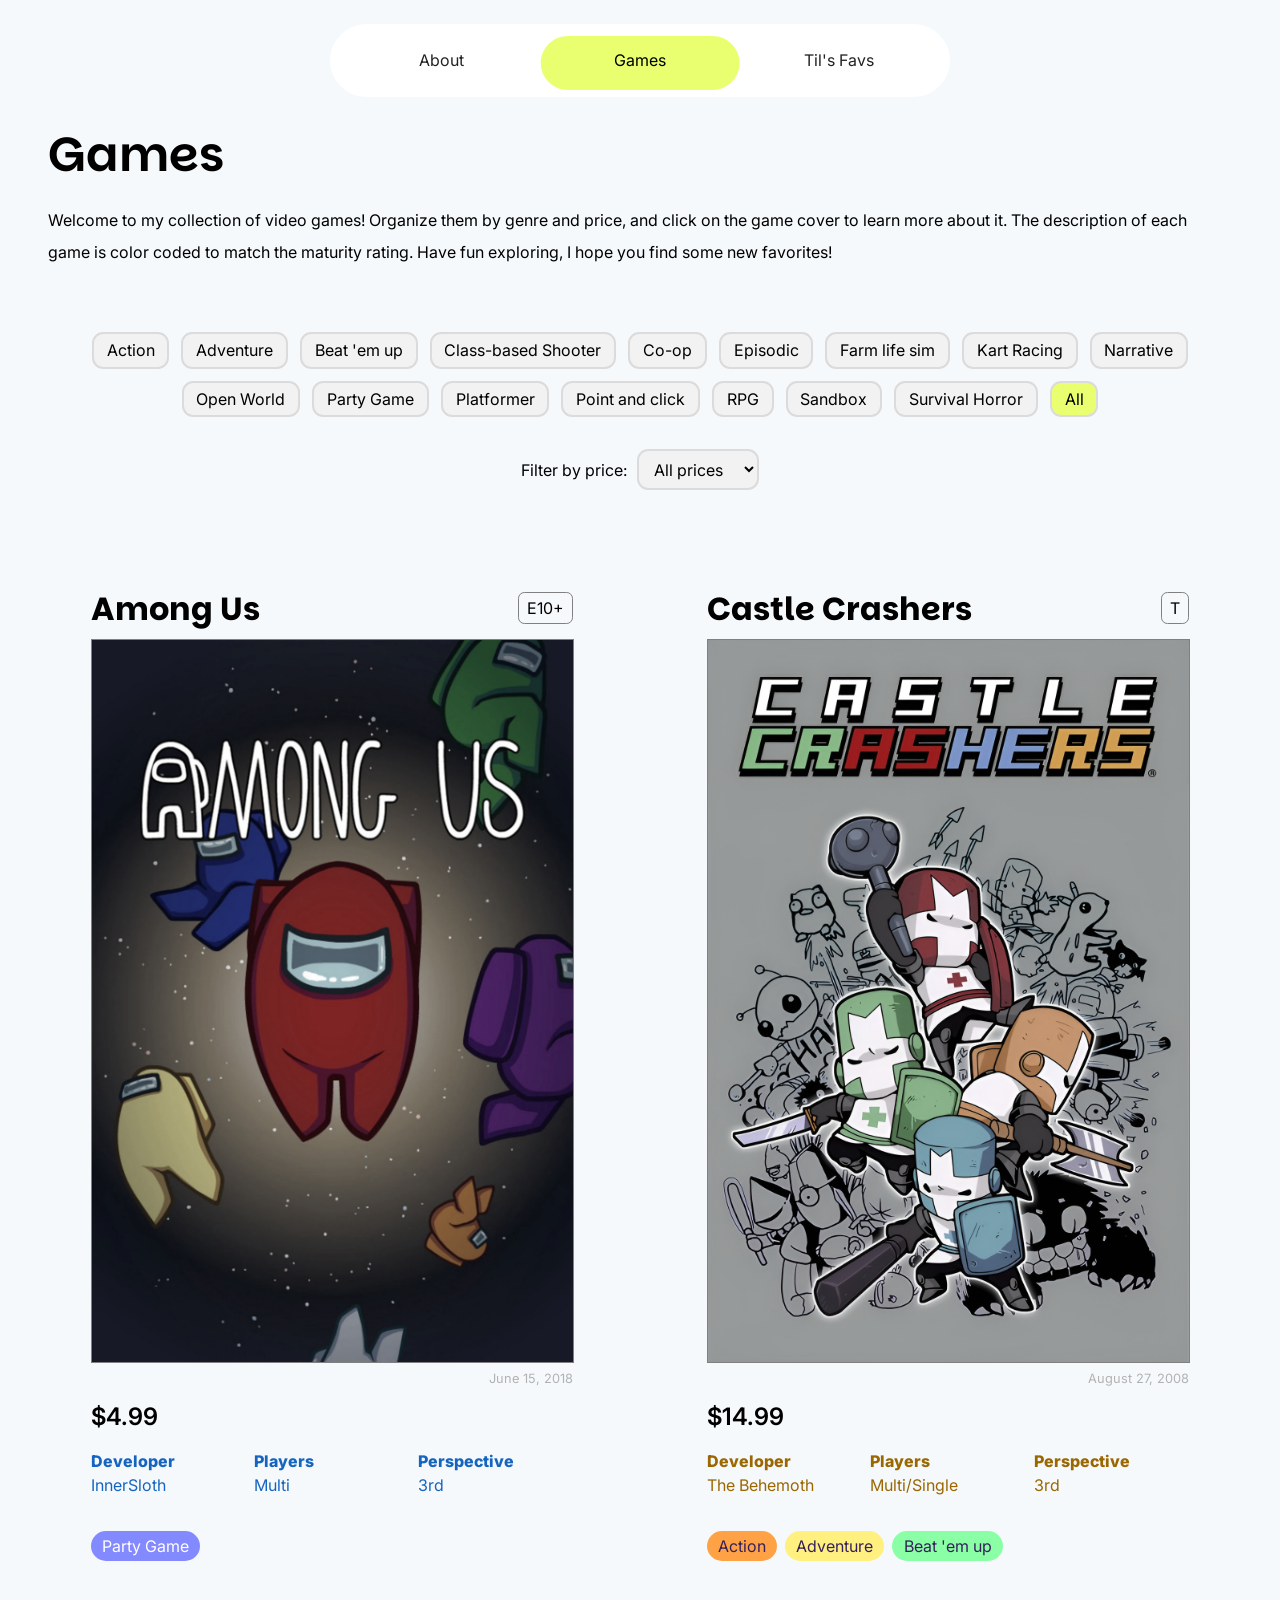
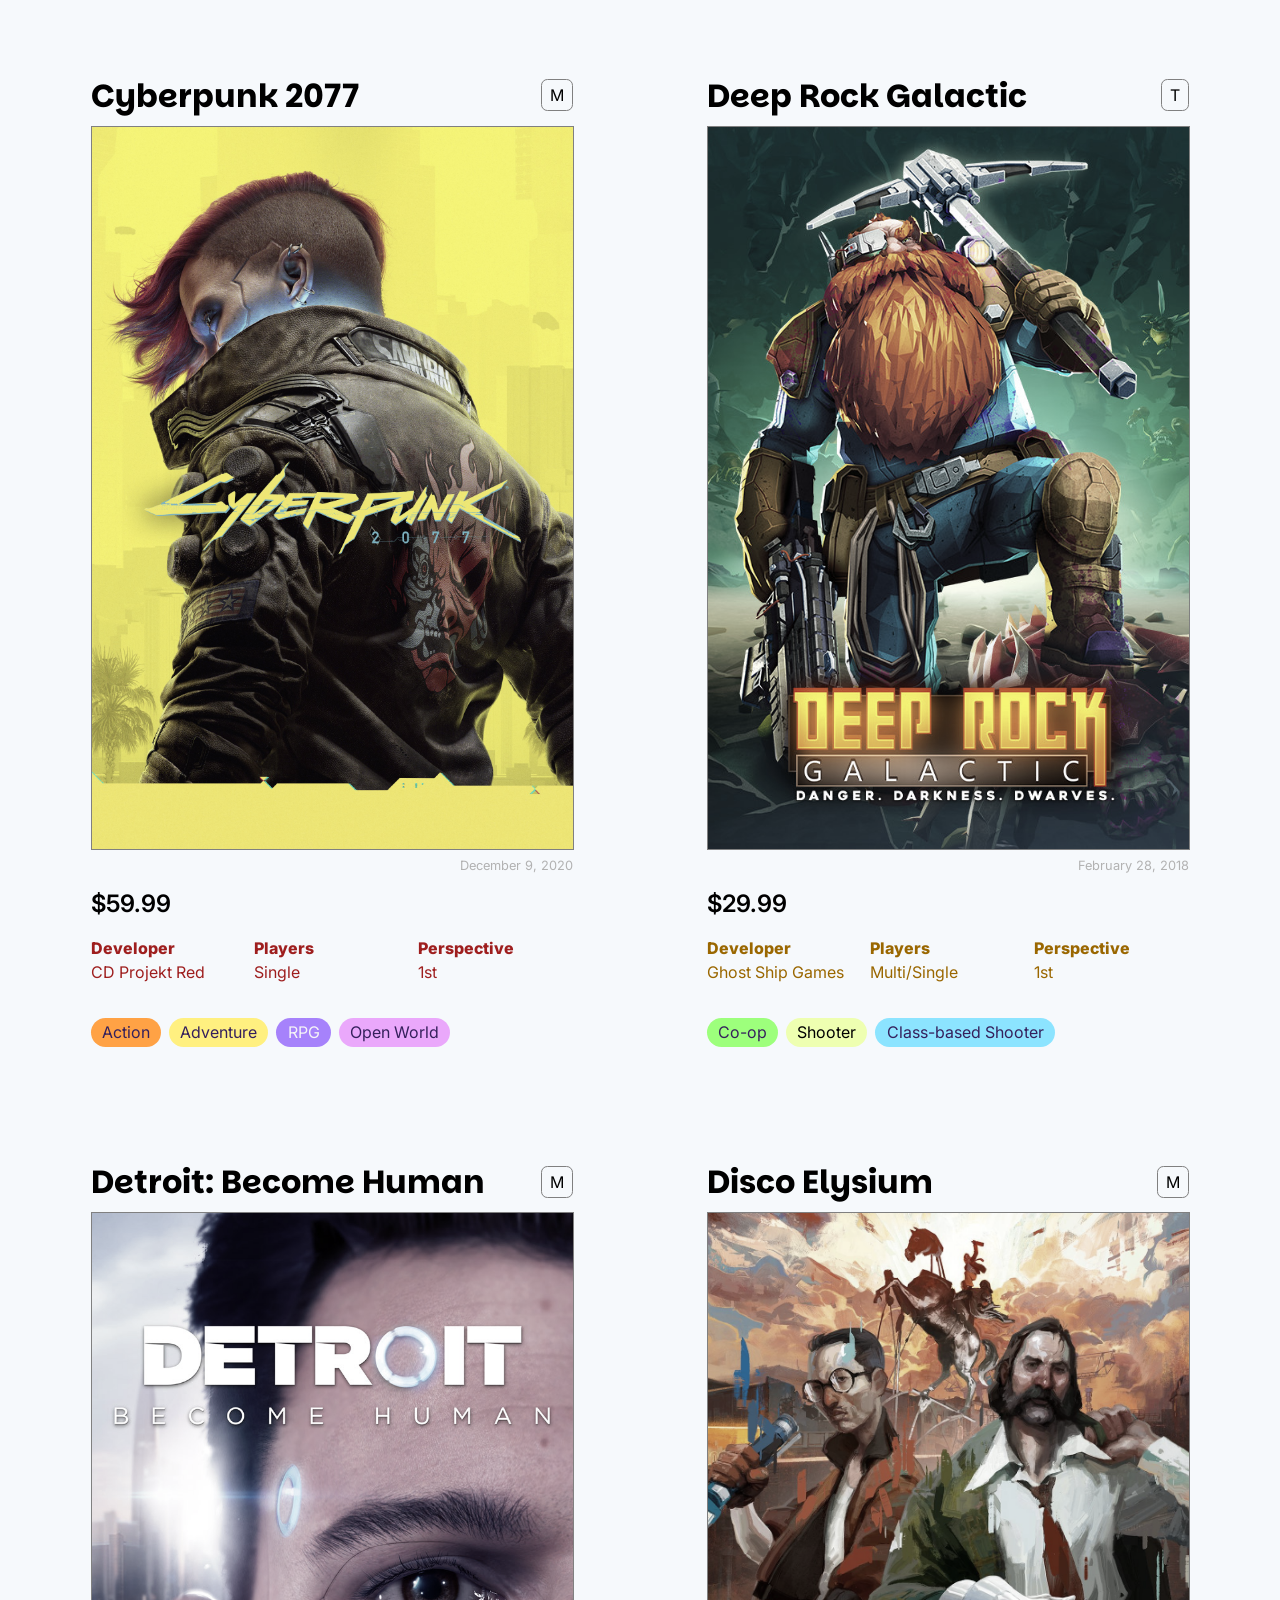
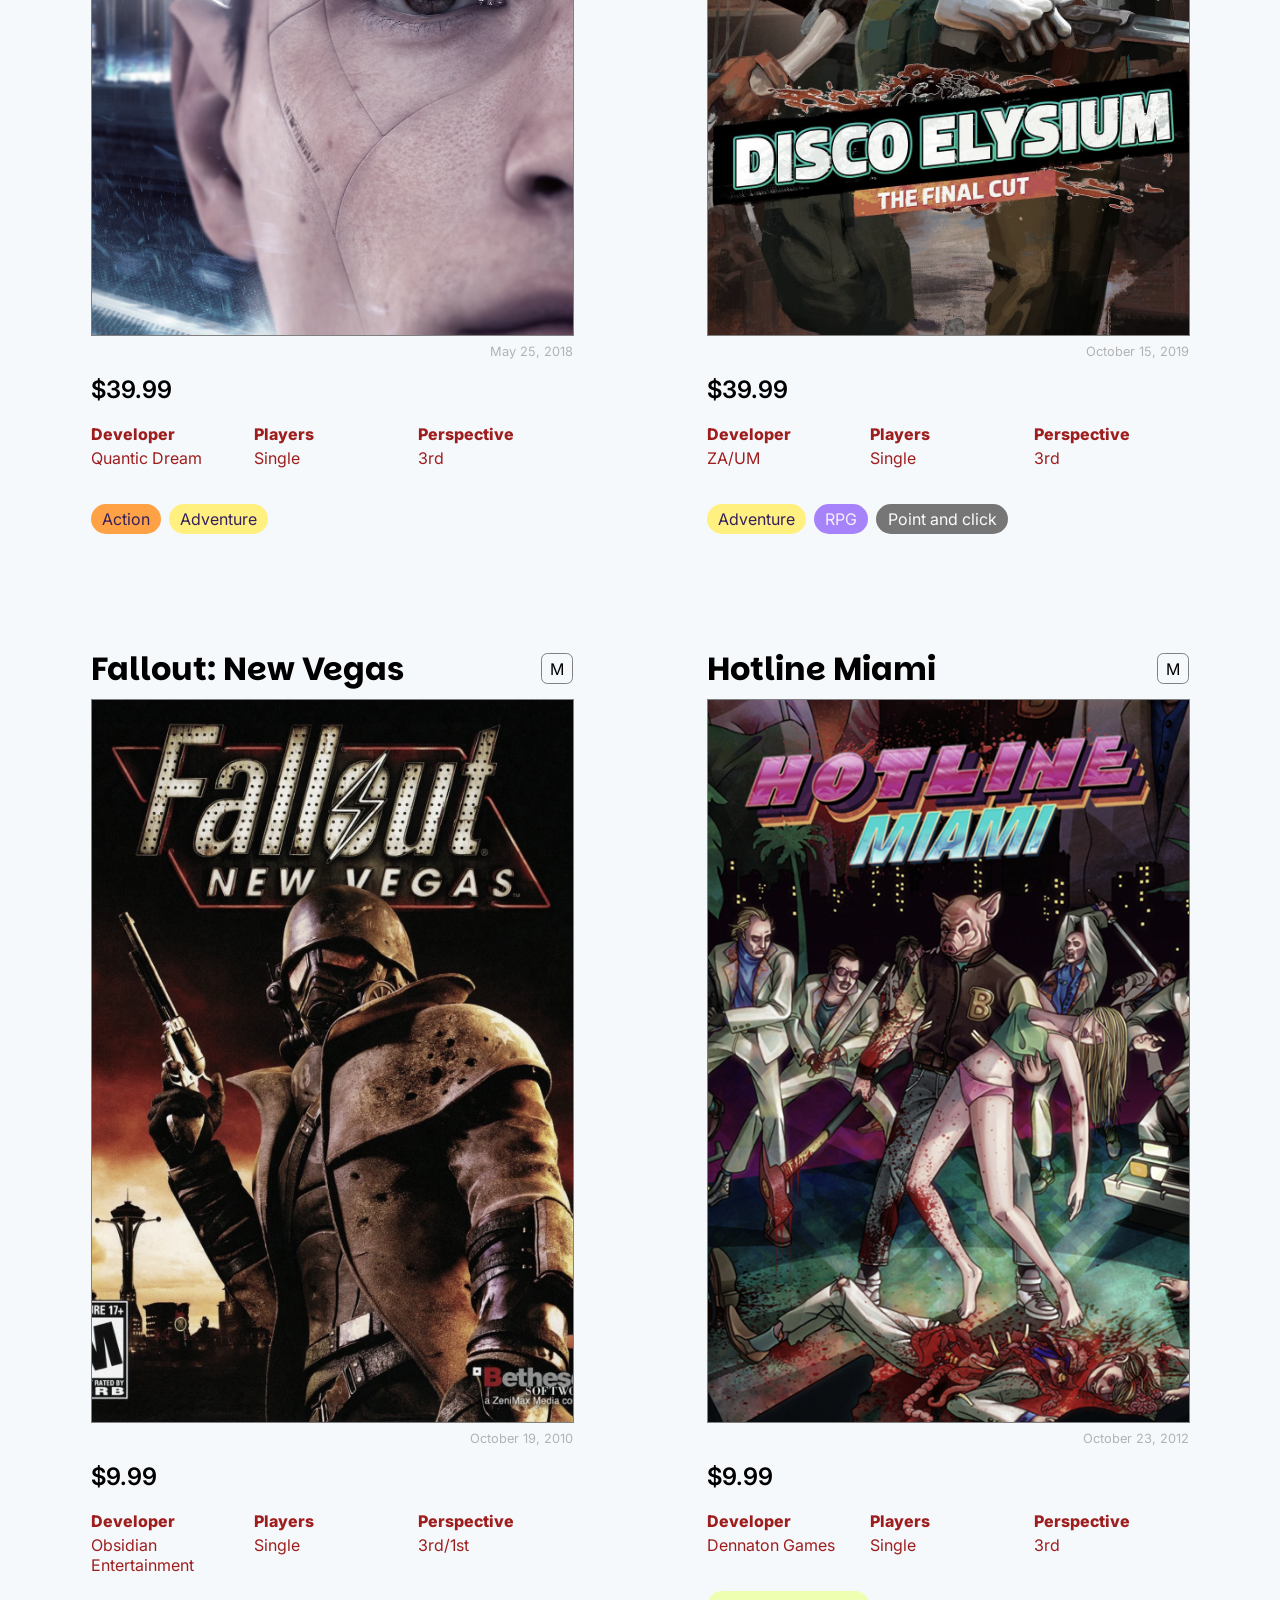
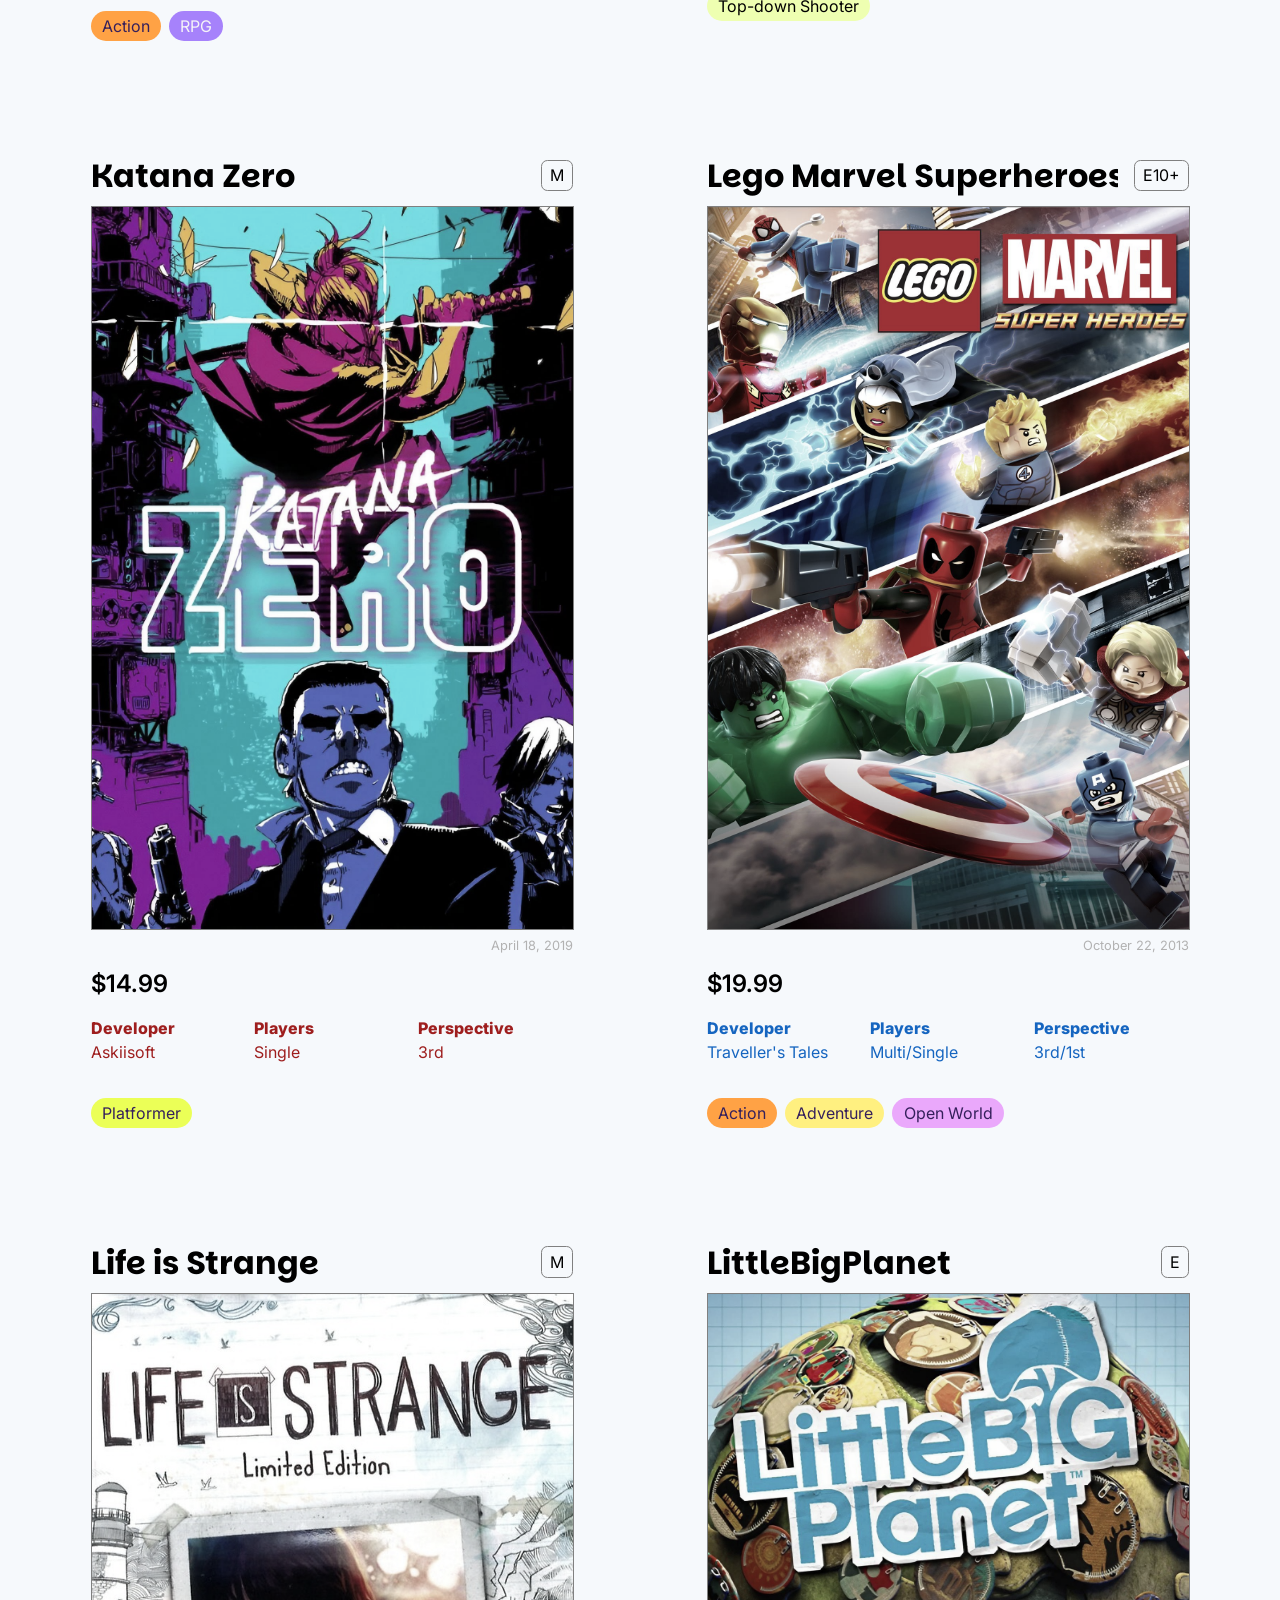
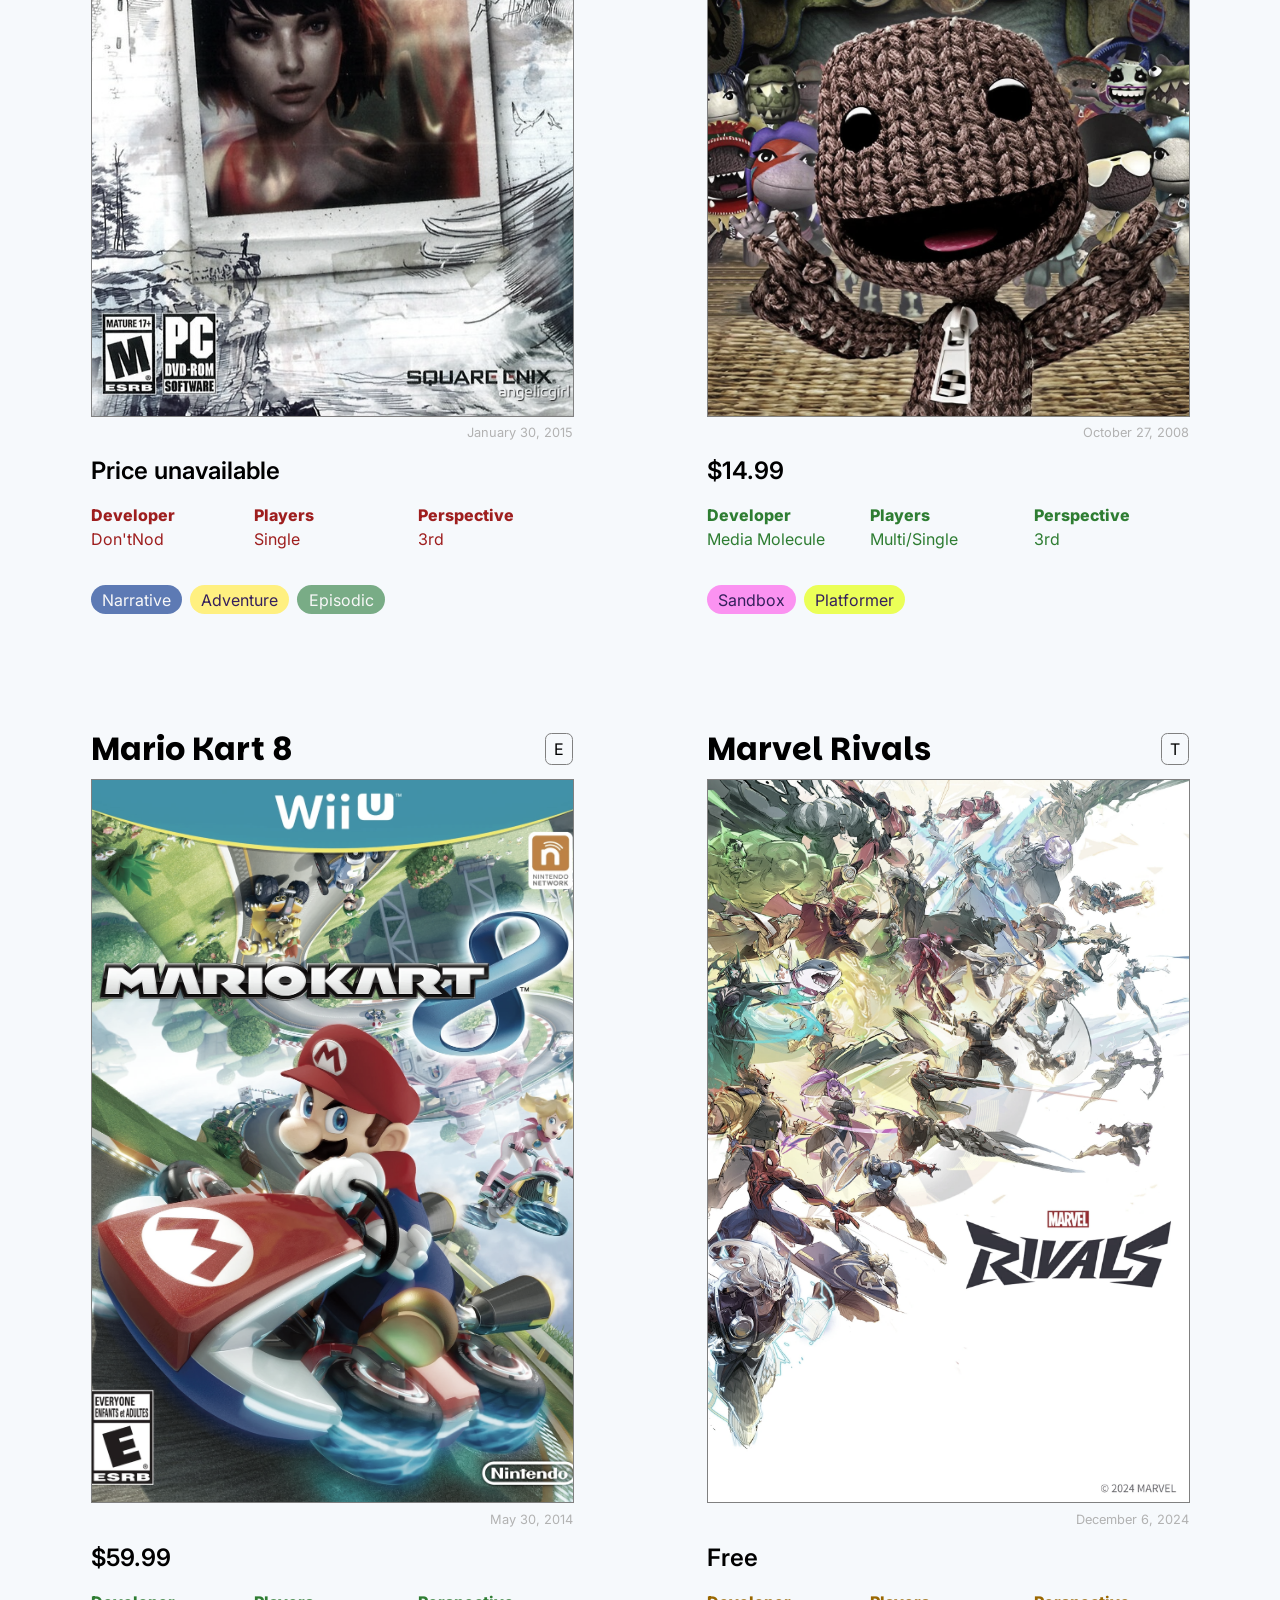
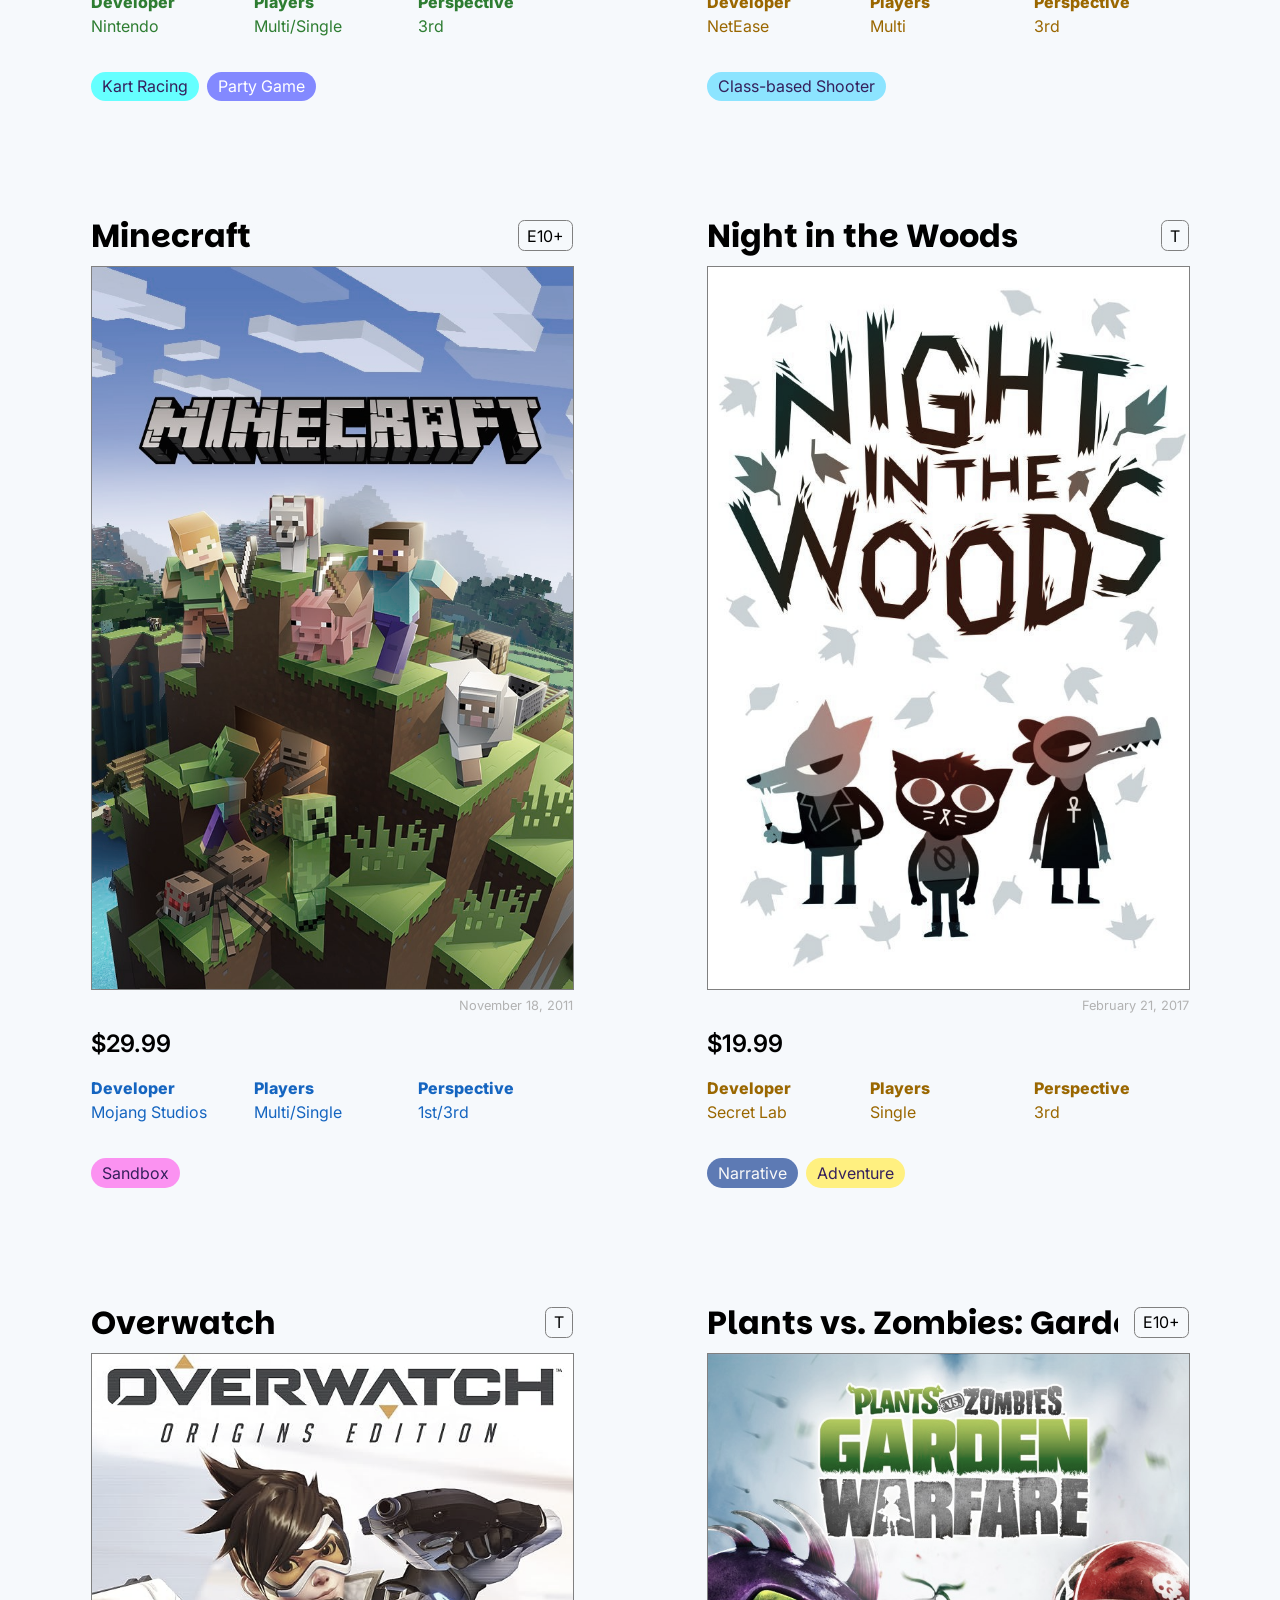
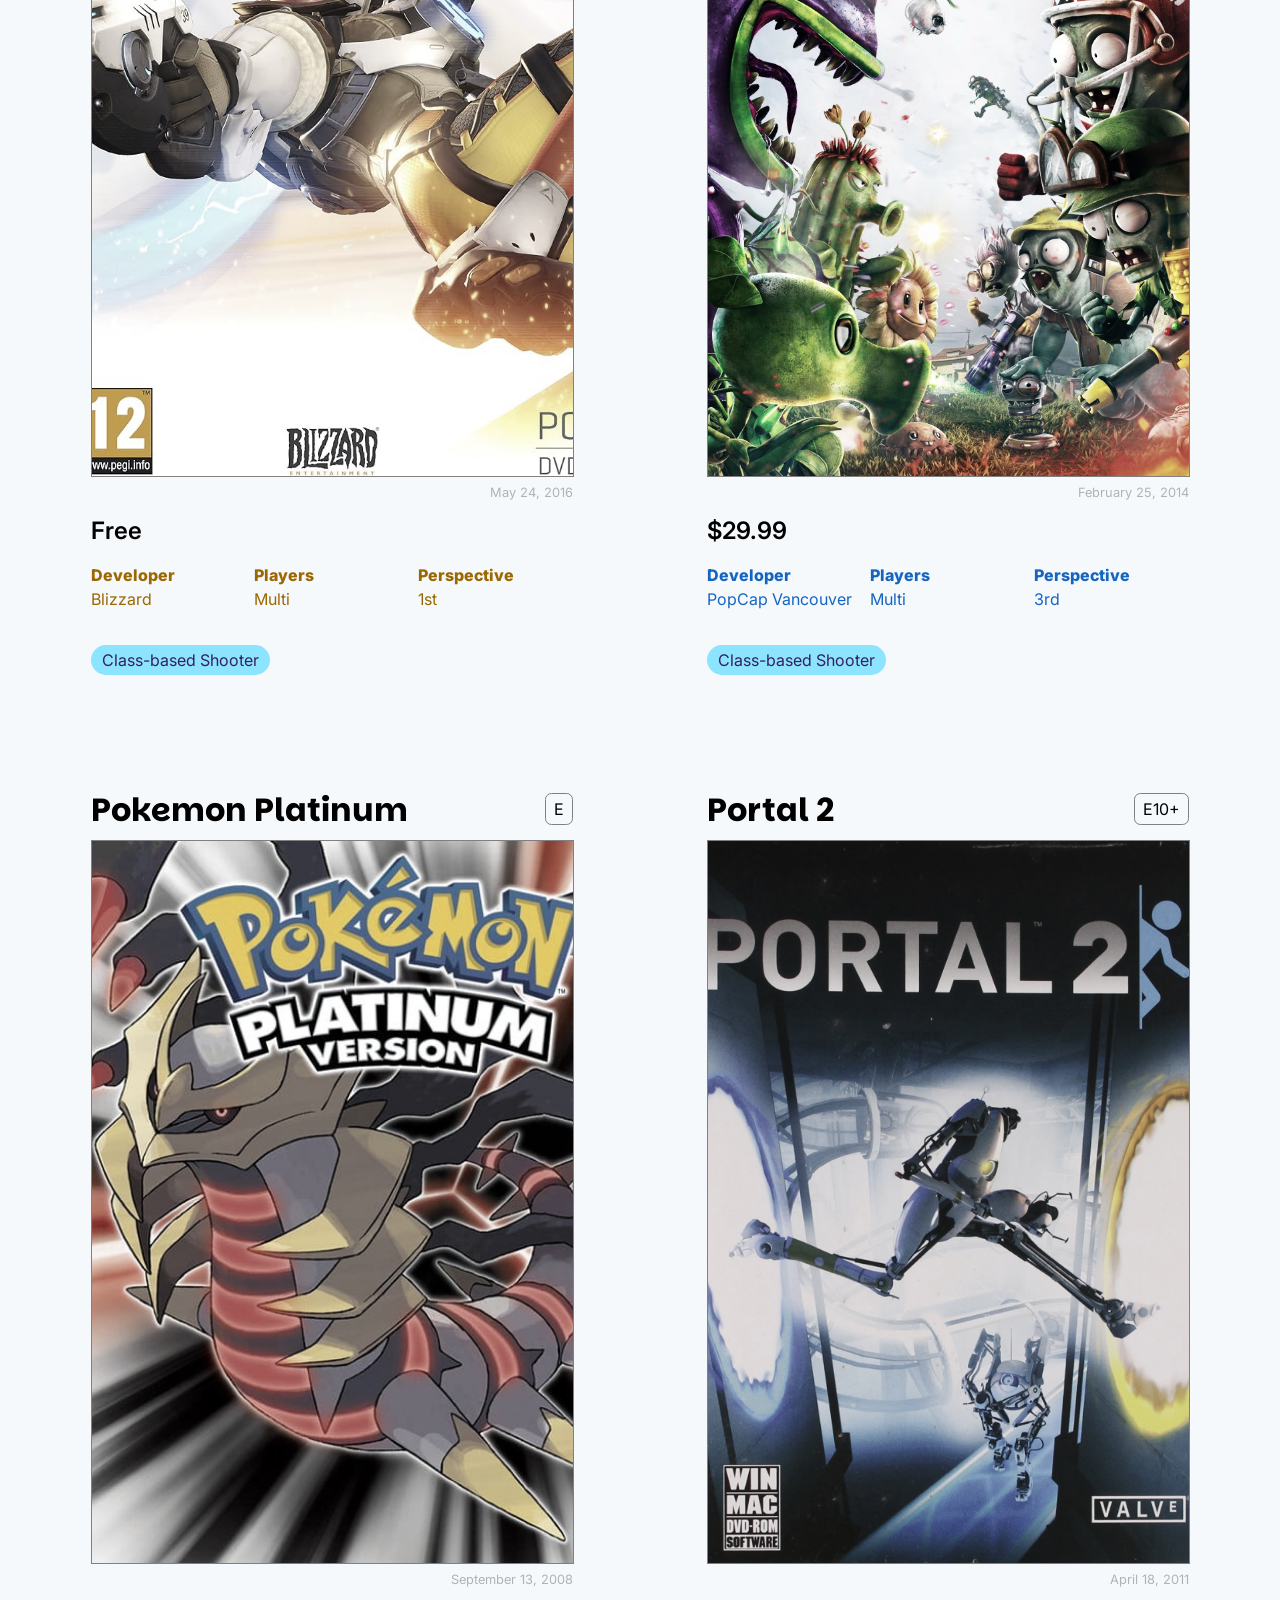
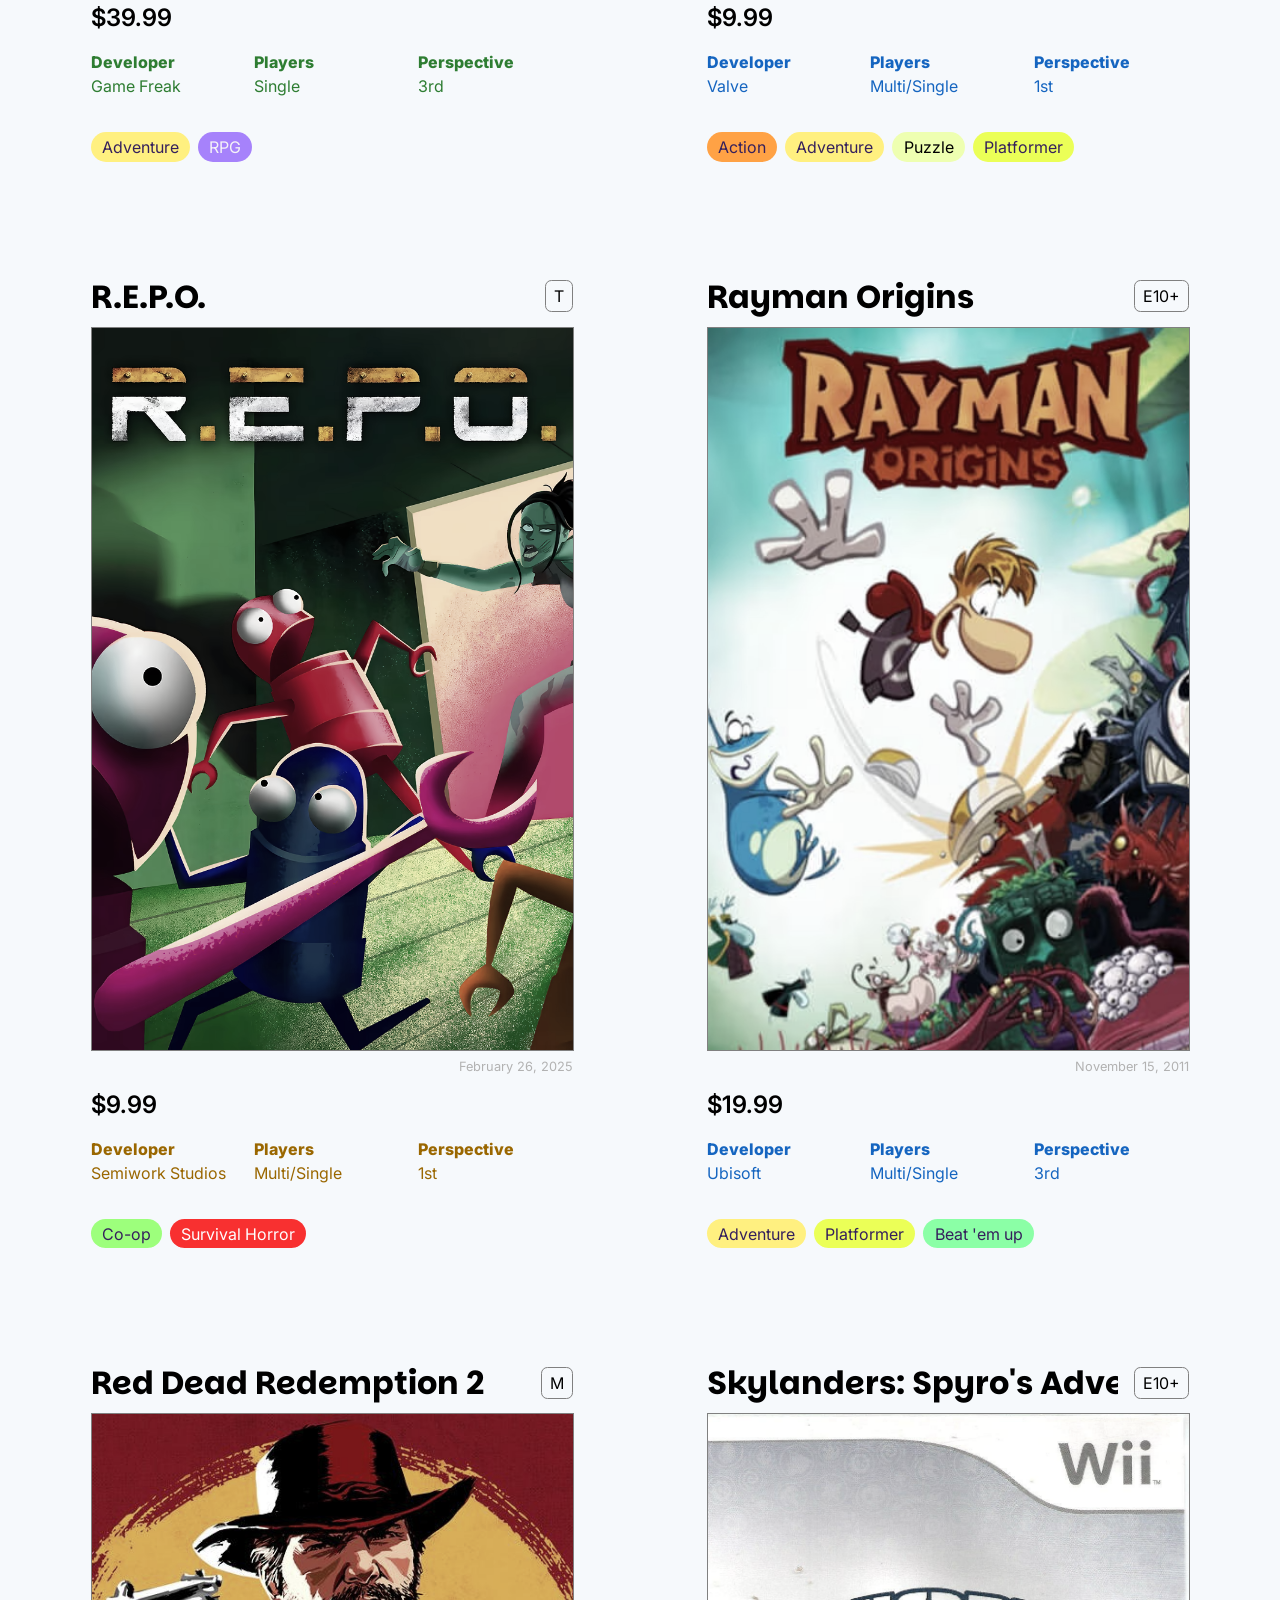
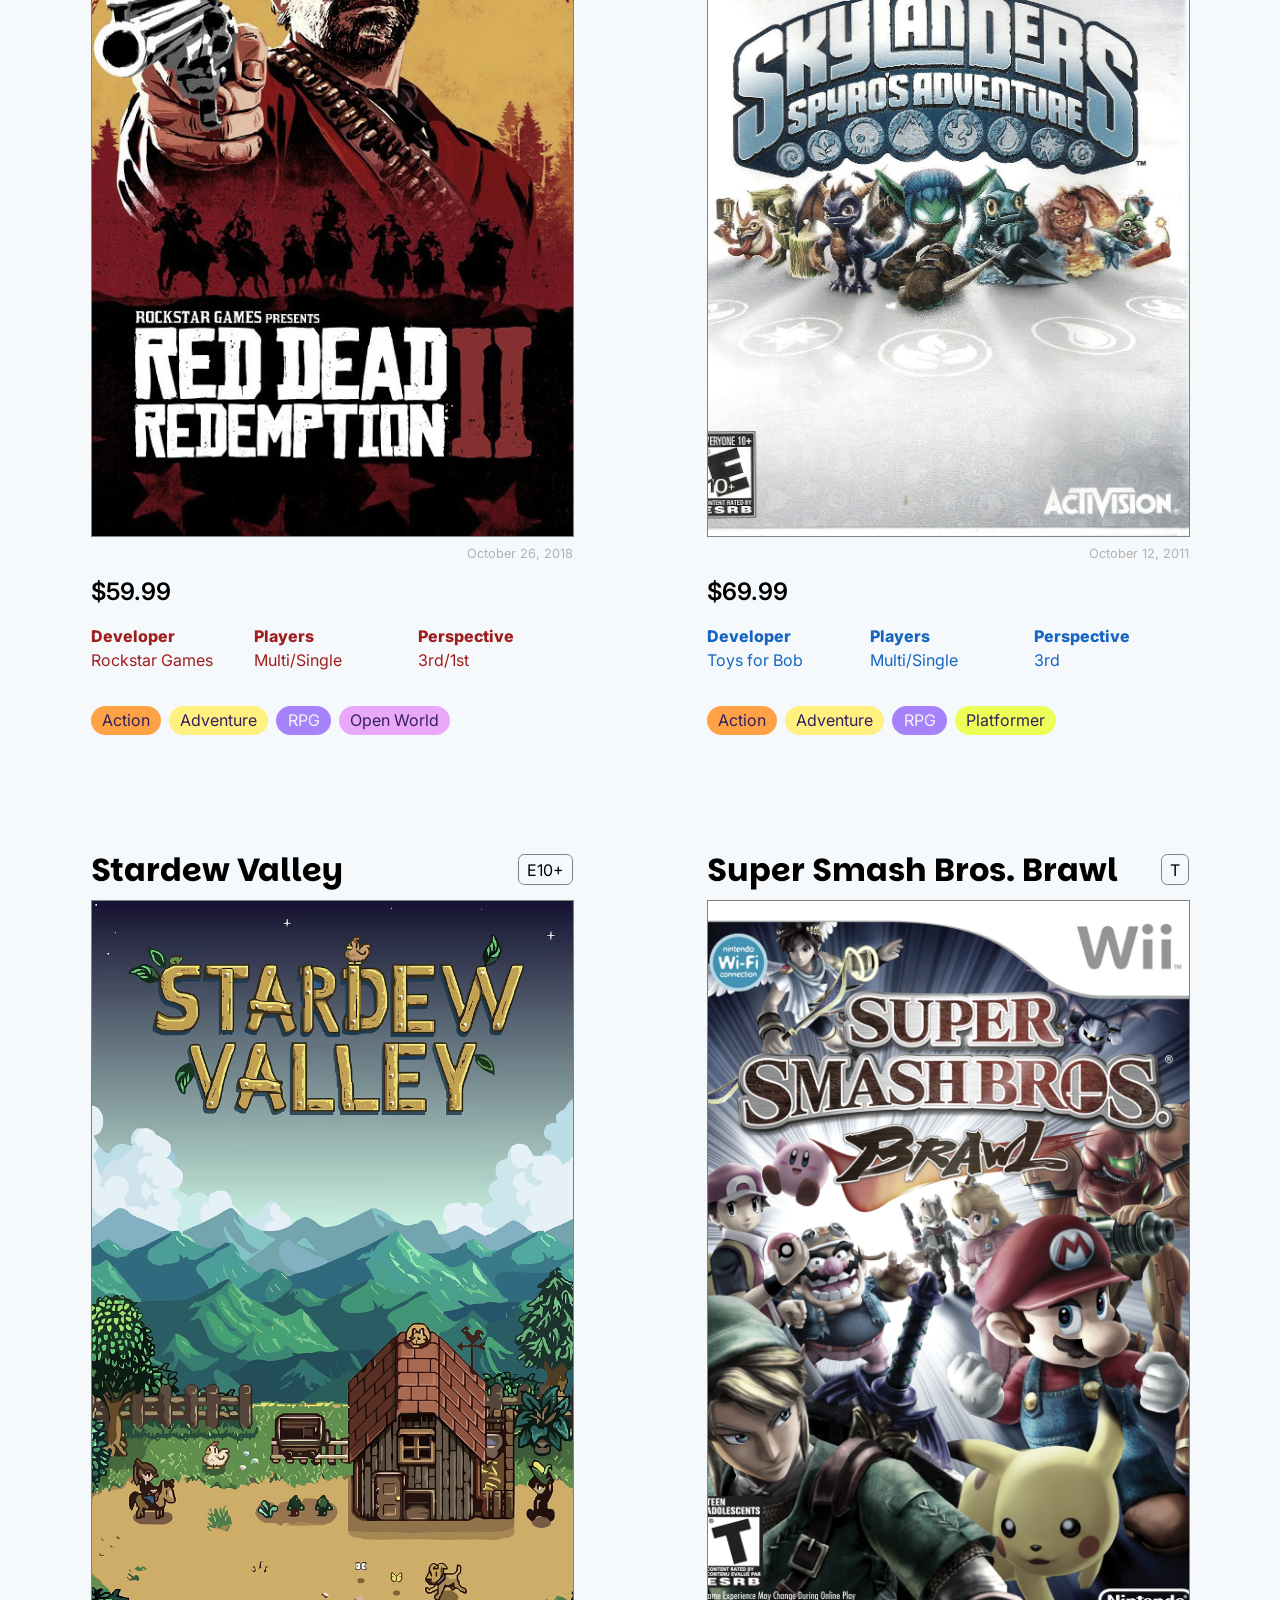
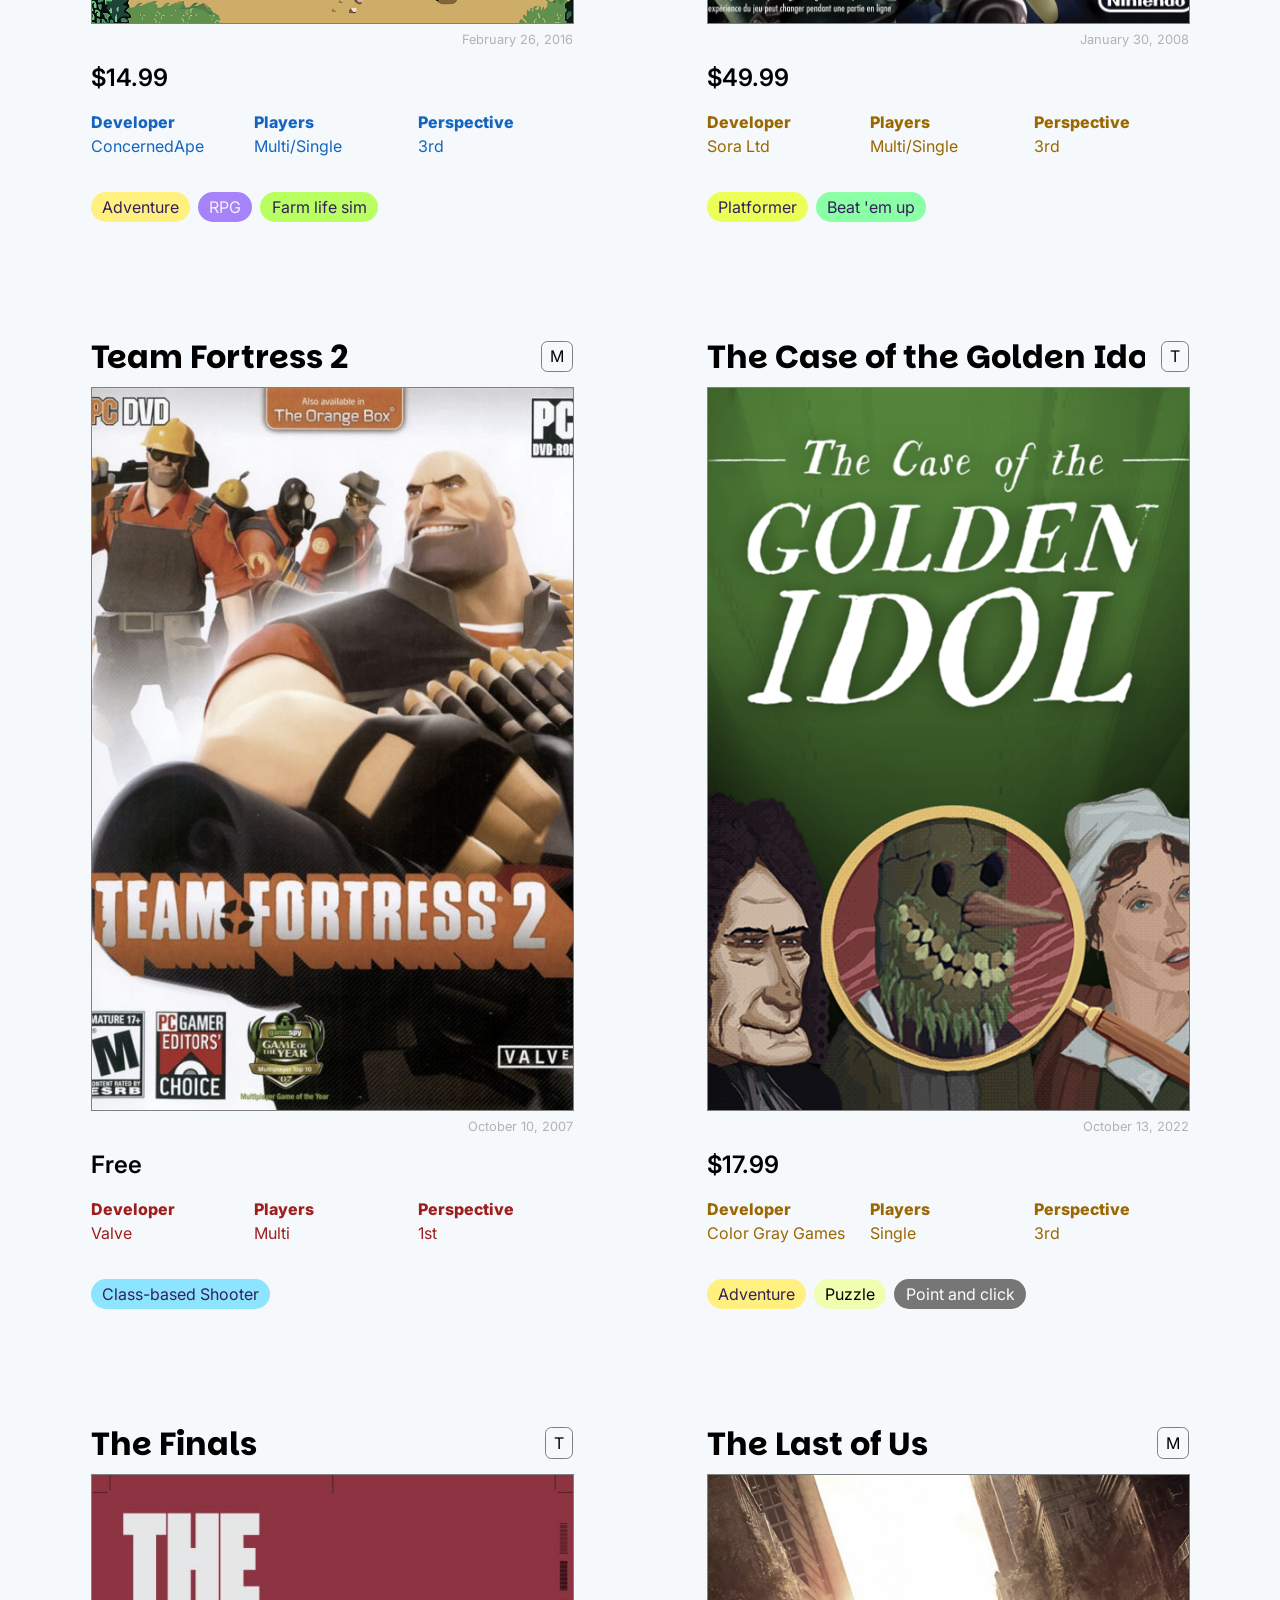
<file: index.html>
<!DOCTYPE html>
<html lang="en">
<head>
    <meta charset="UTF-8">
    <meta name="viewport" content="width=device-width, initial-scale=1.0">
    <title>Document</title>
    <link rel="stylesheet" href="style.css">
</head>

<body class="gamesPage">
   <div class="container">
    <nav class="tabs">
         <a class="tab" href="about.html">About</a>
         <a class="tab active" href="index.html">Games</a>
        <a class="tab" href="Til's-Favs.html">Til's Favs</a>
     <span class="glider" style="transform: translateX(100%);"></span>
    </nav>
   </div>


    <h1>Games</h1>
    <p class="intro"> Welcome to my collection of video games! Organize them by genre and price, and click on the game cover to learn more about it. The description of each game is color coded to match the maturity rating. Have fun exploring, I hope you find some new favorites! </p>

    <ul>
        <li data-genre="Action" class="filter genreFilter">Action</li>
        <li data-genre="Adventure" class="filter genreFilter">Adventure</li>
        <li data-genre="Beat 'em up" class="filter genreFilter">Beat 'em up</li>
        <li data-genre="Class-based Shooter" class="filter genreFilter">Class-based Shooter</li>
        <li data-genre="Co-op" class="filter genreFilter">Co-op</li>
        <li data-genre="Episodic" class="filter genreFilter">Episodic</li>
        <li data-genre="Farm life sim" class="filter genreFilter">Farm life sim</li>
        <li data-genre="Kart Racing" class="filter genreFilter">Kart Racing</li>
        <li data-genre="Narrative" class="filter genreFilter">Narrative</li>
        <li data-genre="Open World" class="filter genreFilter">Open World</li>
        <li data-genre="Party Game" class="filter genreFilter">Party Game</li>
        <li data-genre="Platformer" class="filter genreFilter">Platformer</li>
        <li data-genre="Point and click" class="filter genreFilter">Point and click</li>
        <li data-genre="RPG" class="filter genreFilter">RPG</li>
        <li data-genre="Sandbox" class="filter genreFilter">Sandbox</li>
        <li data-genre="Survival Horror" class="filter genreFilter">Survival Horror</li>
        <li data-genre="all" class="filter genreFilter">All</li>
    </ul>

    <div class="priceFilterControl">
        <label for="priceFilter">Filter by price:</label>
        <select id="priceFilter">
            <option value="all">All prices</option>
            <option value="free">Free</option>
            <option value="under10">Under $10</option>
            <option value="10to30">$10–$30</option>
            <option value="over30">Over $30</option>
        </select>
    </div>

    <section id="games"></section>
    <script src="script.js"></script>
    <script>
        const tabs = document.querySelectorAll('.tab');
        const glider = document.querySelector('.glider');
        const currentFile = window.location.pathname.split('/').pop();
        const tabIndexByPage = {
            'about.html': 0,
            'index.html': 1,
            "Til's-Favs.html": 2
        };

        const activeIndex = tabIndexByPage[currentFile] ?? 1;

        tabs.forEach((tab, index) => {
            const isActive = index === activeIndex;
            tab.classList.toggle('active', isActive);
        });

        if (glider) {
            glider.style.transform = `translateX(${activeIndex * 100}%)`;
        }
    </script>
</body>
</html>
</file>
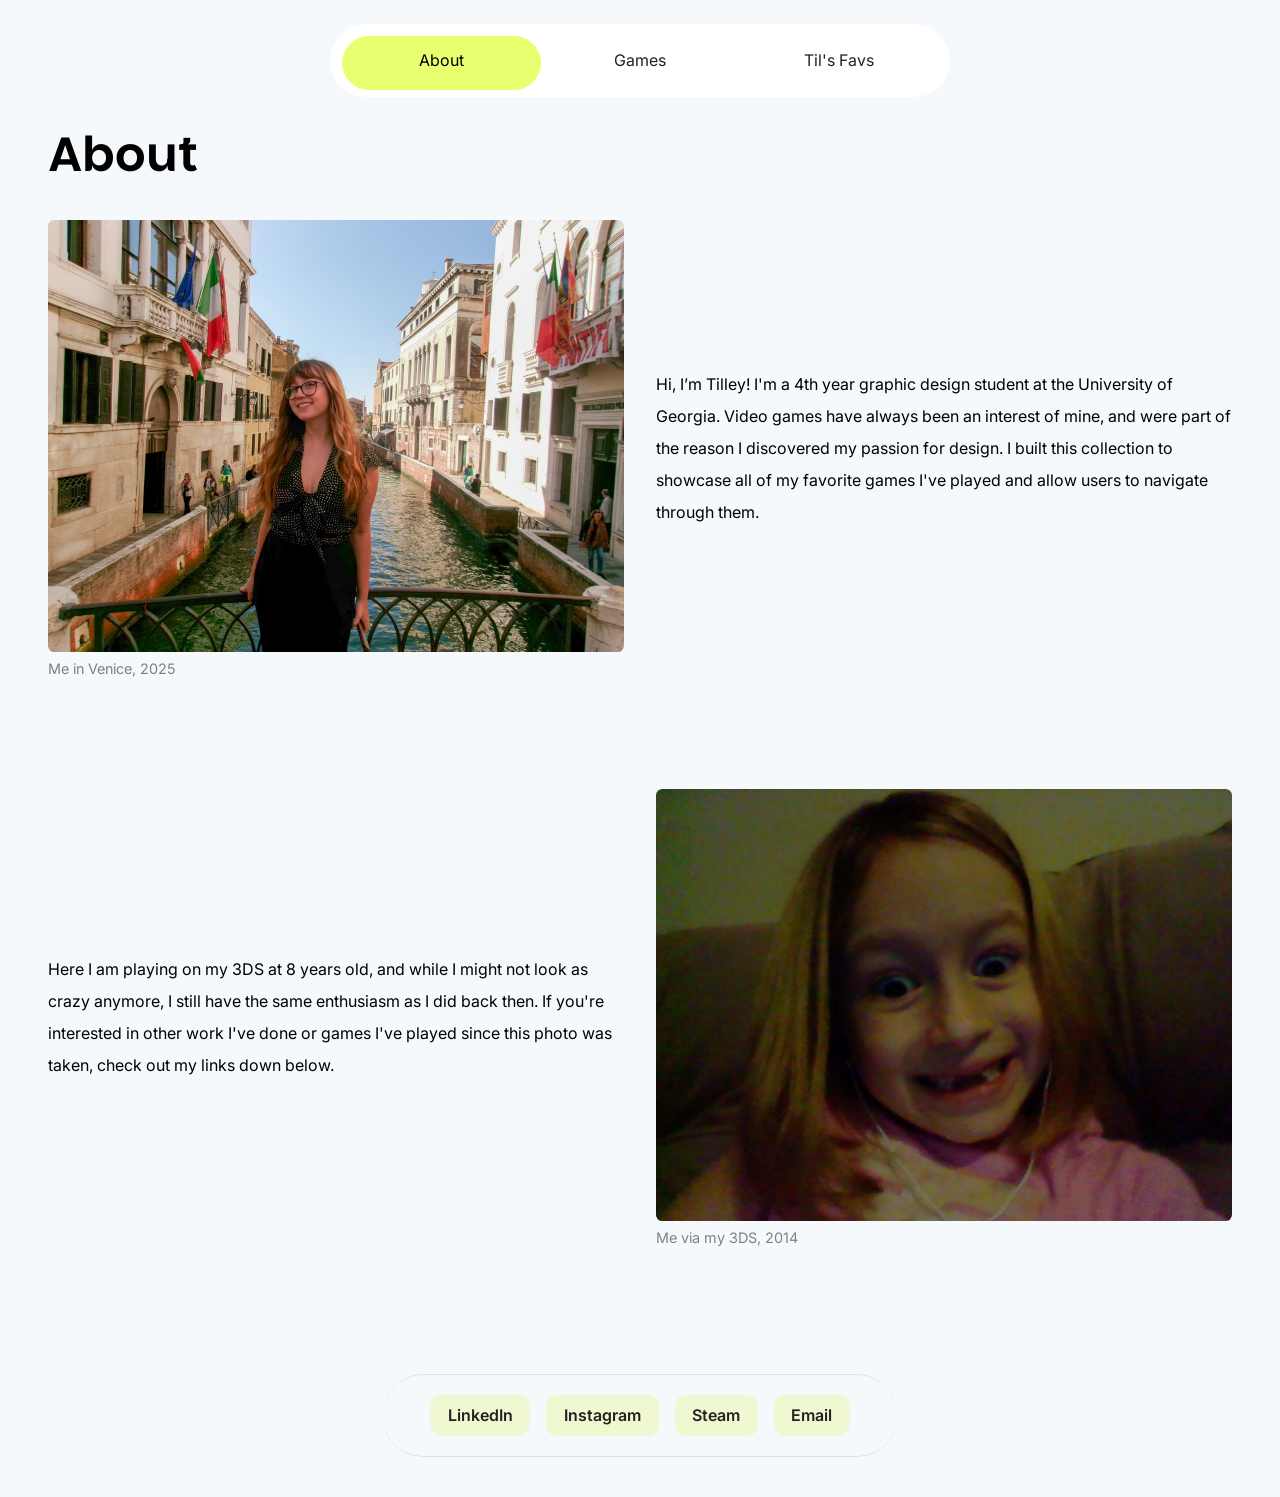
<file: about.html>
<!DOCTYPE html>
<html lang="en">
<head>
    <meta charset="UTF-8">
    <meta name="viewport" content="width=device-width, initial-scale=1.0">
    <title>About</title>
    <link rel="stylesheet" href="style.css">
</head>
<body>
    <div class="container">
        <nav class="tabs">
            <a class="tab active" href="about.html">About</a>
            <a class="tab" href="index.html">Games</a>
            <a class="tab" href="Til's-Favs.html">Til's Favs</a>
            <span class="glider" style="transform: translateX(0%);"></span>
        </nav>
    </div>

    <main class="aboutPage">
        <h1>About</h1>
        <div class="aboutLayout">
            <section class="aboutRow">
                <figure>
                    <img src="assets/tilvenice.jpg" >
                    <figcaption>Me in Venice, 2025</figcaption>
                </figure>
                <p class="aboutDescription">Hi, I’m Tilley! I'm a 4th year graphic design student at the University of Georgia. Video games have always been an interest of mine, and were part of the reason I discovered my passion for design. I built this collection to showcase all of my favorite games I've played and allow users to navigate through them.</p>
            </section>
            <section class="aboutRow aboutRow--reverse">
                <p class="aboutDescription"> Here I am playing on my 3DS at 8 years old, and while I might not look as crazy anymore, I still have the same enthusiasm as I did back then. If you're interested in other work I've done or games I've played since this photo was taken, check out my links down below.</p>
                <figure>
                    <img src="assets/babytil.JPG" >
                    <figcaption>Me via my 3DS, 2014</figcaption>
                </figure>
            </section>
        </div>
    </main>

    <section class="footer">
        <nav>
            <a href="https://www.linkedin.com/in/olivia-tilley-b0634a33a/?isSelfProfile=true">LinkedIn</a>
            <a href="https://www.instagram.com/tilleydesign/">Instagram</a>
            <a href="https://steamcommunity.com/profiles/76561199013907745/">Steam</a>
            <a href="mailto:oliviatilley05@icloud.com">Email</a>
        </nav>
       
    </section>
    <script>
        const tabs = document.querySelectorAll('.tab');
        const glider = document.querySelector('.glider');
        const currentFile = window.location.pathname.split('/').pop();
        const tabIndexByPage = {
            'about.html': 0,
            'index.html': 1,
            "Til's-Favs.html": 2
        };

        const activeIndex = tabIndexByPage[currentFile] ?? 0;

        tabs.forEach((tab, index) => {
            const isActive = index === activeIndex;
            tab.classList.toggle('active', isActive);
        });

        if (glider) {
            glider.style.transform = `translateX(${activeIndex * 100}%)`;
        }
    </script>
</body>
</html>
</file>
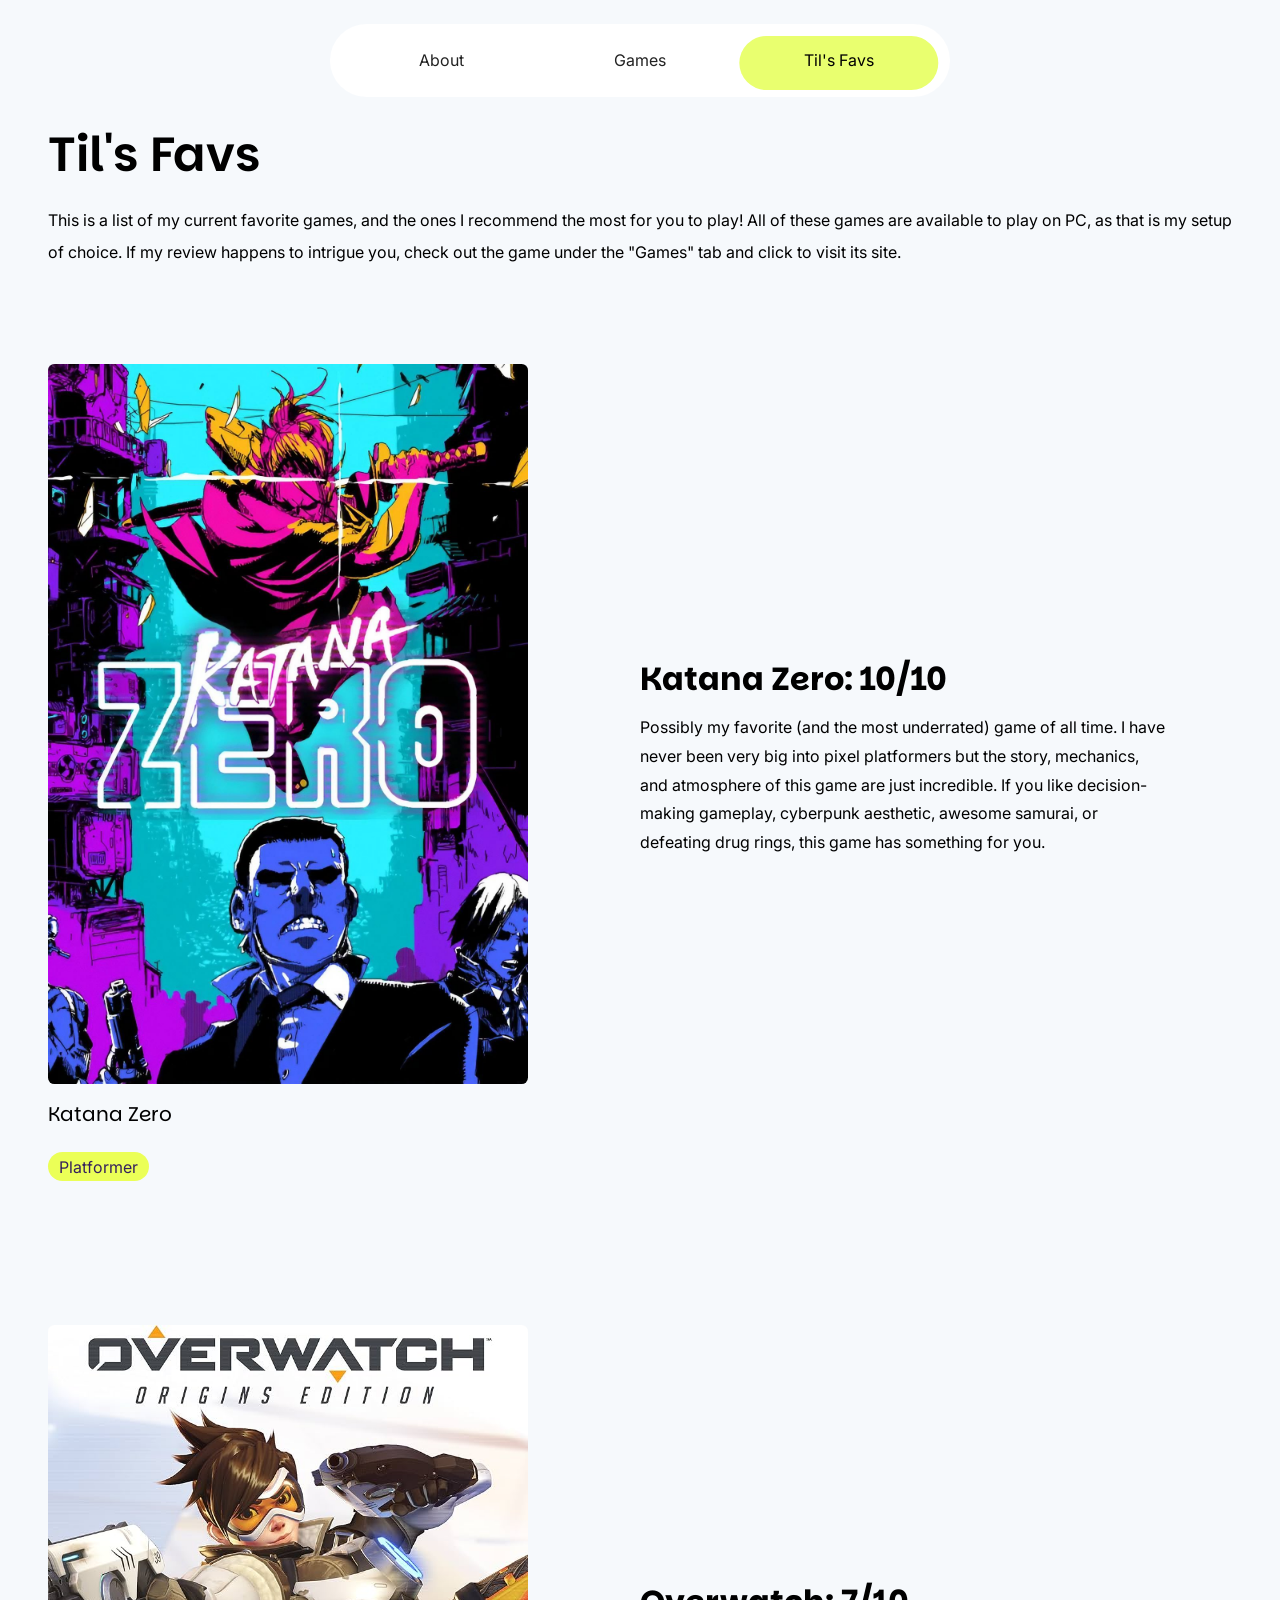
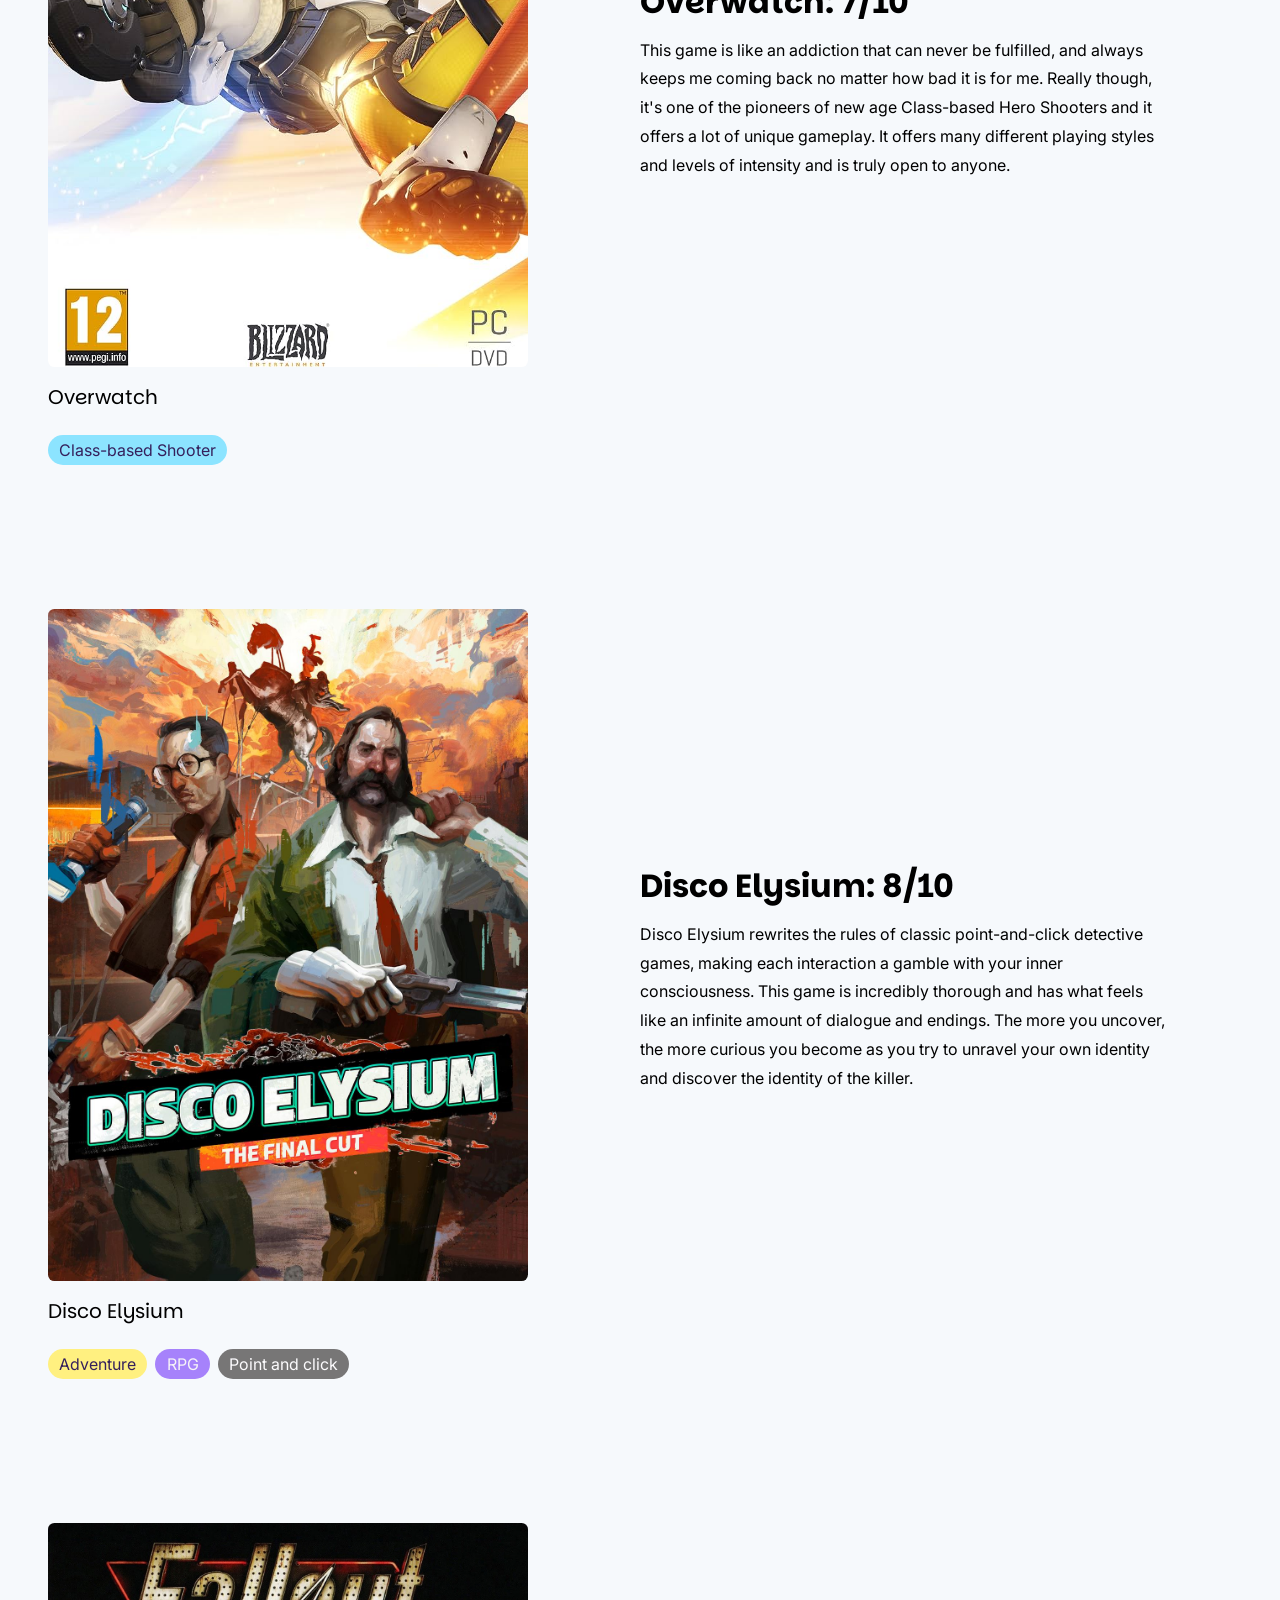
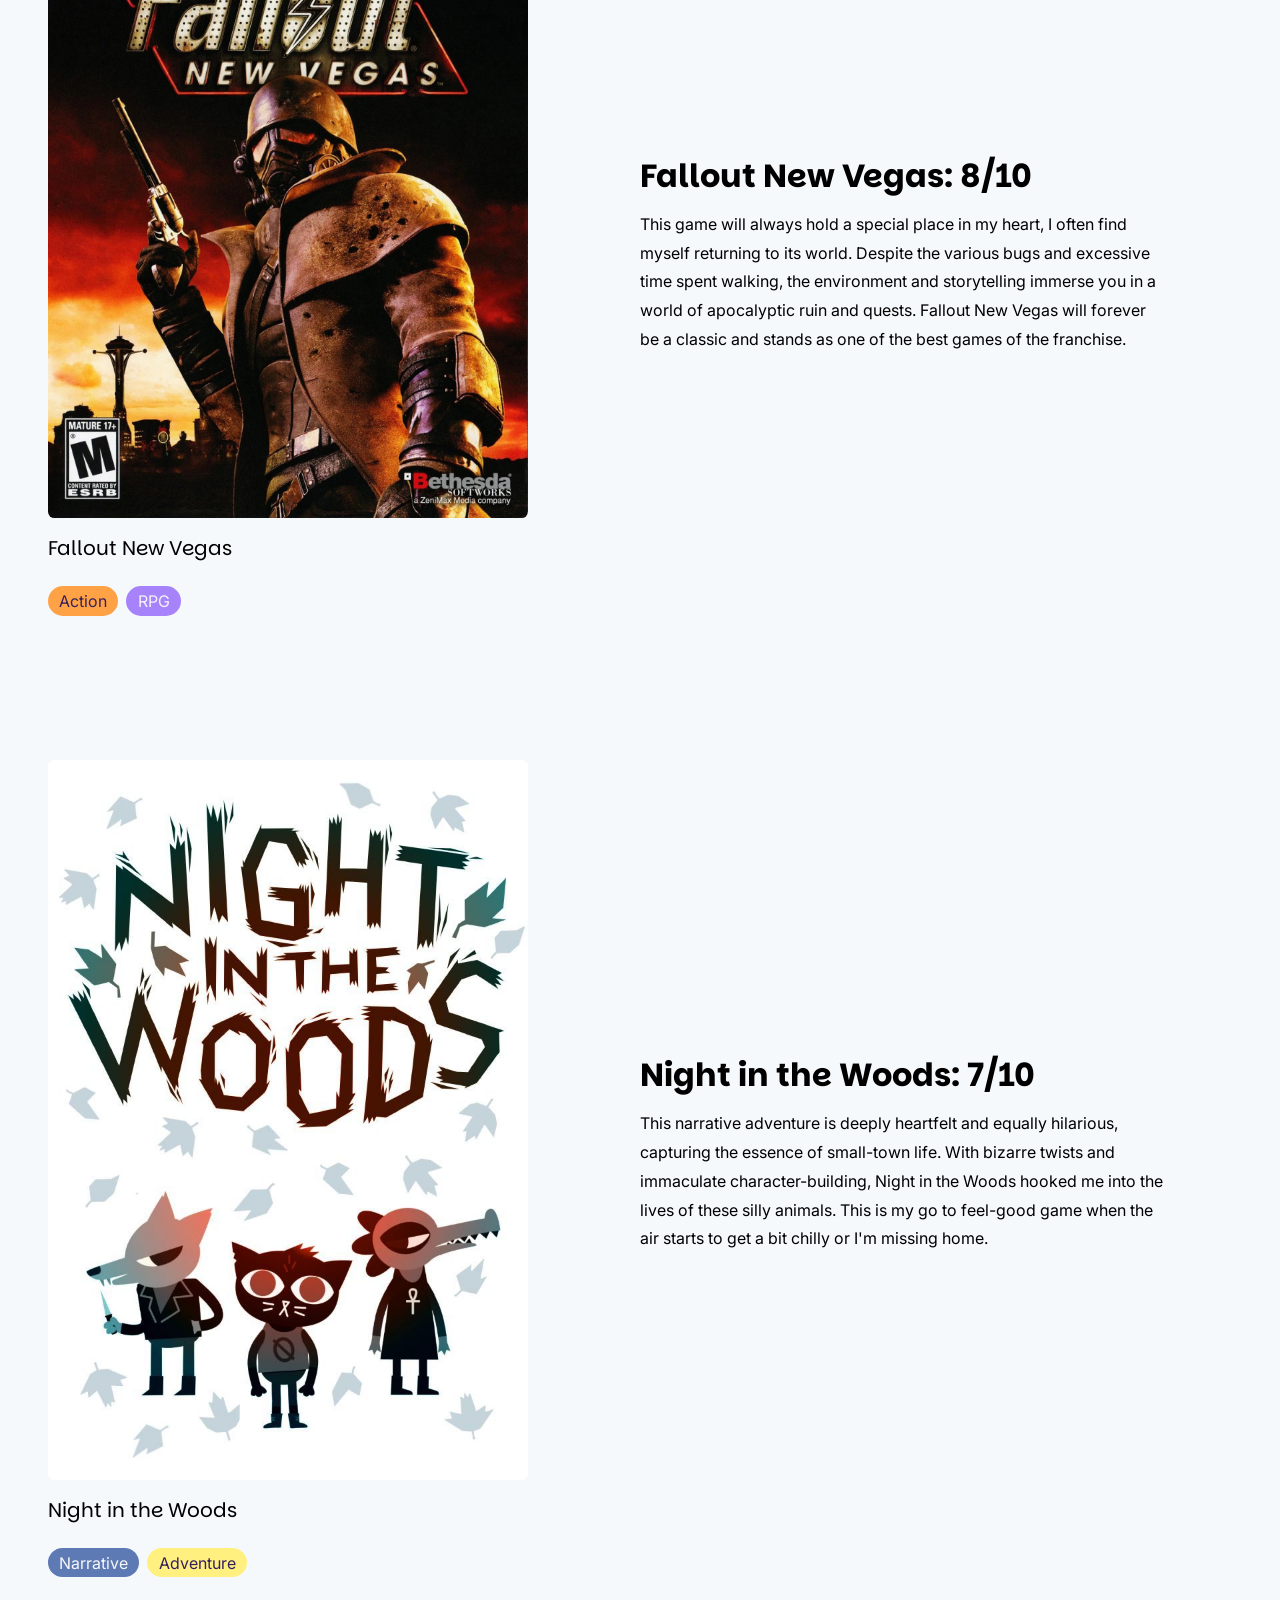
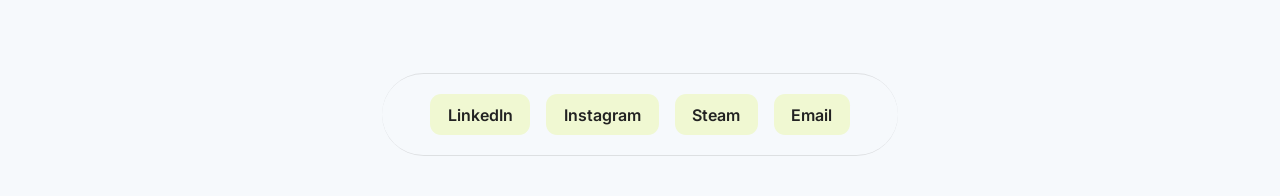
<file: Til's-Favs.html>
<!DOCTYPE html>
<html lang="en">
<head>
    <meta charset="UTF-8">
    <meta name="viewport" content="width=device-width, initial-scale=1.0">
    <title>Til's Favs</title>
    <link rel="stylesheet" href="style.css">
</head>
<body>
    <div class="container">
        <nav class="tabs">
            <a class="tab" href="about.html">About</a>
            <a class="tab" href="index.html">Games</a>
            <a class="tab active" href="Til's-Favs.html">Til's Favs</a>
            <span class="glider" style="transform: translateX(200%);"></span>
        </nav>
    </div>

    <main class="favoritesPage">
        <h1>Til's Favs</h1>
        <p class="intro">This is a list of my current favorite games, and the ones I recommend the most for you to play! All of these games are available to play on PC, as that is my setup of choice. If my review happens to intrigue you, check out the game under the "Games" tab and click to visit its site.</p>
        <section class="favoriteList" aria-label="Favorite games and personal reviews">
            <article class="favoriteRow">
                <figure class="favoriteGame">
                    <img src="assets/katanazero.jpg" >
                    <figcaption>Katana Zero</figcaption>
                    <div class="genres" aria-label="Genres">
                        <span data-genre="Platformer">Platformer</span>
                    </div>
                </figure>
                <div class="favoriteReview">
                    <h2>Katana Zero: 10/10</h2>
                    <p>Possibly my favorite (and the most underrated) game of all time. I have never been very big into pixel platformers but the story, mechanics, and atmosphere of this game are just incredible. If you like decision-making gameplay, cyberpunk aesthetic, awesome samurai, or defeating drug rings, this game has something for you.</p>
                </div>
            </article>
            <article class="favoriteRow">
                <figure class="favoriteGame">
                    <img src="assets/overwatch.jpg">
                    <figcaption>Overwatch</figcaption>
                    <div class="genres" aria-label="Genres">
                        <span data-genre="Class-based Shooter">Class-based Shooter</span>
                    </div>
                </figure>
                <div class="favoriteReview">
                    <h2>Overwatch: 7/10</h2>
                    <p>This game is like an addiction that can never be fulfilled, and always keeps me coming back no matter how bad it is for me. Really though, it's one of the pioneers of new age Class-based Hero Shooters and it offers a lot of unique gameplay. It offers many different playing styles and levels of intensity and is truly open to anyone.</p>
                </div>
            </article>
            <article class="favoriteRow">
                <figure class="favoriteGame">
                    <img src="assets/discoelysium.jpg">
                    <figcaption>Disco Elysium</figcaption>
                    <div class="genres" aria-label="Genres">
                        <span data-genre="Adventure">Adventure</span>
                        <span data-genre="RPG">RPG</span>
                        <span data-genre="Point and click">Point and click</span>
                    </div>
                </figure>
                <div class="favoriteReview">
                    <h2>Disco Elysium: 8/10</h2>
                    <p>Disco Elysium rewrites the rules of classic point-and-click detective games, making each interaction a gamble with your inner consciousness. This game is incredibly thorough and has what feels like an infinite amount of dialogue and endings. The more you uncover, the more curious you become as you try to unravel your own identity and discover the identity of the killer.</p>
                </div>
            </article>
             <article class="favoriteRow">
                <figure class="favoriteGame">
                    <img src="assets/fnv.jpeg">
                    <figcaption>Fallout New Vegas</figcaption>
                    <div class="genres" aria-label="Genres">
                        <span data-genre="Action">Action</span>
                        <span data-genre="RPG">RPG</span>
                    </div>
                </figure>
                <div class="favoriteReview">
                    <h2>Fallout New Vegas: 8/10</h2>
                    <p>This game will always hold a special place in my heart, I often find myself returning to its world. Despite the various bugs and excessive time spent walking, the environment and storytelling immerse you in a world of apocalyptic ruin and quests. Fallout New Vegas will forever be a classic and stands as one of the best games of the franchise.</p>
                </div>
            </article>
             <article class="favoriteRow">
                <figure class="favoriteGame">
                    <img src="assets/nitw.jpg">
                    <figcaption>Night in the Woods</figcaption>
                    <div class="genres" aria-label="Genres">
                        <span data-genre="Narrative">Narrative</span>
                        <span data-genre="Adventure">Adventure</span>
                    </div>
                </figure>
                <div class="favoriteReview">
                    <h2>Night in the Woods: 7/10</h2>
                    <p>This narrative adventure is deeply heartfelt and equally hilarious, capturing the essence of small-town life. With bizarre twists and immaculate character-building, Night in the Woods hooked me into the lives of these silly animals. This is my go to feel-good game when the air starts to get a bit chilly or I'm missing home.</p>
                </div>
            </article>
        </section>
    </main>

    <section class="footer">
        <nav>
            <a href="https://www.linkedin.com/in/olivia-tilley-b0634a33a/?isSelfProfile=true">LinkedIn</a>
            <a href="https://www.instagram.com/tilleydesign/">Instagram</a>
            <a href="https://steamcommunity.com/profiles/76561199013907745/">Steam</a>
            <a href="mailto:oliviatilley05@icloud.com">Email</a>
        </nav>
    </section>
    <script>
        const tabs = document.querySelectorAll('.tab');
        const glider = document.querySelector('.glider');
        const currentFile = window.location.pathname.split('/').pop();
        const tabIndexByPage = {
            'about.html': 0,
            'index.html': 1,
            "Til's-Favs.html": 2
        };

        const activeIndex = tabIndexByPage[currentFile] ?? 2;

        tabs.forEach((tab, index) => {
            const isActive = index === activeIndex;
            tab.classList.toggle('active', isActive);
        });

        if (glider) {
            glider.style.transform = `translateX(${activeIndex * 100}%)`;
        }
    </script>
</body>
</html>
</file>
<file: style.css>
@import url('https://fonts.googleapis.com/css2?family=DM+Serif+Text:ital@0;1&family=Parkinsans:wght@300..800&family=Tiro+Bangla:ital@0;1&display=swap');
@import url("https://fonts.googleapis.com/css2?family=Inter:wght@400;500;600&display=swap");
:root {
    --game-font: "Parkinsans", sans-serif;
    --body-font: "Inter", sans-serif;
	--primary-color: rgb(233, 255, 111);
	--secondary-color: #e6eef9;


}

h2 {
    font-family: var(--game-font);
    font-size: 2rem;
    grid-template-columns: 1fr;
}
body {
    font-family: var(--body-font);
    margin: 0;
    padding: 1rem;
}
@media (max-width: 700px) {
    body {
        font-size: 0.9rem;
    }
    .intro {
        font-size: 0.75rem;
    }
}
.intro {
    font-family: var(--body-font);
    font-size: 1rem;
    line-height: 2;
    margin-bottom: 0rem;
    margin-left: 2.5rem;
    margin-right: 2.5rem;
}
#games {
    display: grid;
    grid-template-columns: repeat(2, minmax(0, 1fr));
    gap: 3rem;
    width: min(90rem, calc(100% - 4rem));
    margin: 2rem auto 0;
}

@media (max-width: 700px) {
    #games {
        grid-template-columns: 1fr;
        width:fit-content;
        margin-right: 0.25rem;
        margin-left: 0.25rem;
    }
}

.card {
    width: 100%;
    min-width: 0;
    align-items: flex-start;
}

.cardContent {
    width: 85%;
    margin: 0 auto;
}

.gameCoverLink {
    display: block;
    width: 100%;
    margin: 0;
}

.card img {
    display: block;
    width: 100%;
    max-width: 100%;
    box-sizing: border-box;
    height: auto;
    aspect-ratio: 2 / 3;
    object-fit: cover;
    border: 0.5px solid grey;
    will-change: transform, filter;
    transition: transform 0.2s ease, filter 0.2s ease;
    filter: drop-shadow(0 0px 0px rgba(0, 0, 0, 0.0)) saturate(50%);
    
}

.card img:hover {
    filter: drop-shadow(0 9px 11px rgba(0, 0, 0, 0.5)) saturate(100%);
    transform: translateY(-7px);
}

@media (max-width: 700px) {
    .card img {
        width: 100%;
        max-width: 100%;
        height: auto;
    }
}

.releaseDate {
    display: block;
    width: 100%;
    max-width: 35rem;
    box-sizing: border-box;
    margin: 0.5rem 0 1rem;
    text-align: right;
    font-size: .8rem;
    color: rgb(178, 178, 178);

}

.gamePrice {
    margin: 0 0 1rem;
    font-weight: 600;
    font-size: 1.5rem;
}

.titleRow {
    display: flex;
    align-items: center;
    justify-content: space-between;
    gap: 1rem;
    width: 85%;
    margin: 0 auto;
    box-sizing: border-box;
}

.titleRow .gameTitle,
.titleRow .gameMeta {
    margin: 0;
    margin-bottom: 0.5rem;
    margin-top: 4rem;
}

.titleRow .gameTitle {
    flex: 1;
    min-width: 0;
    overflow: hidden;
    white-space: nowrap;
}

.gameTitle span {
    display: block;
    width: max-content;
    white-space: nowrap;
}

.gameTitle.scrolling span {
    animation: title-scroll 3s ease-in-out infinite alternate-reverse;
}

@keyframes title-scroll {
    from { transform: translateX(0); }
    to { transform: translateX(calc(-1 * var(--scroll-distance))); }
}



.gameMeta{
    padding: 0.3rem 0.5rem;
    border: 1px solid grey;
    border-radius: 0.4rem;
    white-space: nowrap;

}

.gameDetails {
    display: grid;
    grid-template-columns: repeat(3, minmax(0, 1fr));
    width: 100%;
    box-sizing: border-box;
    gap: 0.5rem;
    align-content: center;
    justify-content: center;
    margin-bottom: 2rem;
    
}

.gameDetails > div {
    min-width: 0;
}

.gameDetails p {
    margin: 0.25rem 0;
    overflow-wrap: anywhere;
}

.detailLabel {
    font-weight: 800;
}

.genres {
    display: flex;
    flex-wrap: wrap;
    gap: 0.5rem;
    width: 100%;
    margin: 0;
}

.genres span {
    display: inline-block;
    padding: 0.3rem 0.7rem;
    border-radius: 100px;
    background:rgb(238, 255, 177)
}

.genres span[data-genre="Action"] {
    background: #ffa245;
    color: #35205c;
}

.genres span[data-genre="Adventure"] {
    background: #fff080;
    color: #35205c;
}
.genres span[data-genre="Beat 'em up"] {
    background: #8bffa6;
    color: #35205c;
}
.genres span[data-genre="Class-based Shooter"] {
    background: #8ce4ff;
    color: #35205c;
}
.genres span[data-genre="Co-op"] {
    background: #9dff7c;
    color: #35205c;
}
.genres span[data-genre="Episodic"] {
    background: #79ac86;
    color: #f8f8f8;
}
.genres span[data-genre="Farm life sim"] {
    background: #baff61;
    color: #35205c;
}
.genres span[data-genre="Kart Racing"] {
    background: #65ffff;
    color: #35205c;
}
.genres span[data-genre="Narrative"] {
    background: #5d7ab4;
    color: #f8f8f8;
}
.genres span[data-genre="Open World"] {
    background: #eaa8fb;
    color: #35205c;
}
.genres span[data-genre="Party Game"] {
    background: #8389ff;
    color: #ffffff;
}
.genres span[data-genre="Platformer"] {
    background: #ebff57;
    color: #35205c;
}
.genres span[data-genre="Point and click"] {
    background: #777676;
    color: #fcfbfd;
}
.genres span[data-genre="RPG"] {
    background: #a682fb;
    color: #f5f3f7;
}
.genres span[data-genre="Sandbox"] {
    background: #fb92f1;
    color: #35205c;
}
.genres span[data-genre="Survival Horror"] {
    background: #f83030;
    color: #fefeff;
}


.selected {
    background: rgb(238, 255, 177);
}

h1 {
    font-family: var(--game-font);
    font-weight: 600;
    font-size: 3rem; 
    max-width: 90rem;
    margin: 1rem auto 0;
    padding: 0 2rem;
}

.gamesPage  .intro {
    max-width: 90rem;
    margin: 1rem auto 0;
    padding: 0 2rem;
}

.favoritesPage .intro {
    max-width: 90rem;
    margin: 1rem auto 0;
    padding: 0 ;
}

.priceFilterControl {
    display: flex;
    align-items: center;
    justify-content: center;
    gap: 0.6rem;
    max-width: 90rem;
    margin: 1rem auto 0;
    padding: 0 2rem;
}

#priceFilter {
    padding: 0.45rem 0.7rem;
    border: 2px solid #dbdbdb;
    border-radius: 0.7rem;
    background: #f2f2f2;
    font: inherit;
}

ul {
    display: flex;
    flex-wrap: wrap;
    justify-content: center;
    gap: 0.75rem;
    width: min(90rem, calc(100% - 2rem));
    box-sizing: border-box;
    margin: 0 auto;
    padding: 1rem;
    list-style: none;
    margin-top: 3rem;
}

.filter {
    flex: 0 0 auto;
    padding: 0.4rem 0.8rem;
    border: 2px solid #dbdbdb;
    border-radius: 0.7rem;
    background: #f2f2f2;
    text-align: center;
    cursor: pointer;
    transition: background-color 150ms ease, transform 150ms ease;
}

.filter:hover {
    background: rgb(238, 255, 177);
    transform: translateY(-2px);
    border-color: rgb(220, 243, 136);
}

.filter.selected {
    background: rgb(233, 255, 111);
}



*,
*:after,
*:before {
    box-sizing: border-box;
}

body {
    font-family: "Inter", sans-serif;
    margin: 0;
    padding: 1rem;
    background-color: rgba(230, 238, 249, 0.35);
}

.container {
    display: flex;
    justify-content: center;
    width: 100%;
    margin: 0 auto 1.5rem;
    padding-top: 0.5rem;
}

.tabs {
  position: relative;
  display: flex;
  width: 620px;
  background: white;
  border-radius: 999px;
  padding: 0.75rem;
}

.tab.active {
  color:black;
}
.tab {
  position: relative;
  z-index: 2;
  flex: 1;
  text-align: center;
  text-decoration: none;
  color: #222;
  padding: 0.9rem 1.2rem;
  border-radius: 999px;
  transition: color 0.2s ease;
}



.glider {
  position: absolute;
  top: 0.75rem;
  left: 0.75rem;
  width: calc((100% - 1.5rem) / 3);
  height: 54px;
  background: var(--primary-color);
  border-radius: 999px;
  transition: transform 0.25s ease-out;
  z-index: 1;
}

.aboutPage {
    width: min(90rem, calc(100% - 4rem));
    margin: 0 auto;
}

.aboutPage h1 {
    max-width: none;
    padding: 0;
    margin-bottom: 2rem;
}

.aboutLayout {
    display: grid;
    gap: 3rem;
    margin-top: 1rem;
}

.aboutRow {
    display: grid;
    grid-template-columns: repeat(2, minmax(0, 1fr));
    align-items: center;
    gap: 2rem;
    margin-bottom: 4rem;
}

.aboutRow figure {
    min-width: 0;
    width: 100%;
    margin: 0;
}

.aboutRow img {
    display: block;
    width: 100%;
    height: auto;
    border-radius: 0.4rem;
}

.aboutRow figcaption {
    margin-top: 0.5rem;
    text-align: left;
    font-size: 0.9rem;
    color: grey;
}

.aboutDescription {
    margin: 0;
    font-family: var(--body-font);
    font-size: 1rem;
    line-height: 2;
    text-align: left;
}

.favoritesPage {
    width: min(90rem, calc(100% - 4rem));
    margin: 0 auto;
}

.favoritesPage h1 {
    max-width: none;
    padding: 0;
}

.favoriteList {
    display: grid;
    gap: 3rem;
    margin-top: 2rem;
}

.favoriteRow {
    display: grid;
    grid-template-columns: minmax(0, 30rem) minmax(0, 1fr);
    align-items: center;
    gap: 7rem;
}

.favoriteGame {
    max-width: 30rem;
    margin: 0;
    margin-bottom: 2rem;
    margin-top: 4rem;
}

.favoriteGame img {
    display: block;
    width: 100%;
    max-width: 30rem;
    height: auto;
    border-radius: 0.4rem;
}

.favoriteGame figcaption {
    margin-top: 1rem;
    font-family: var(--game-font);
    font-size: 1.25rem;
    margin-bottom: 1.5rem;
}

.favoriteGame .genres {
    flex-wrap: wrap;
    margin-top: 0.5rem;
}

.favoriteReview h2 {
    margin: 0 0 0.75rem;
}

.favoriteReview p {
    margin: 0;
    font-family: var(--body-font);
    line-height: 1.8;
    margin-right: 4rem;
}

.footer {
    display: flex;
    justify-content: center;
    width: fit-content;
    margin: 0 auto 1.5rem;
    padding-top: 0.5rem;
    background-color: rgba(203, 203, 203, 0.0);
    font-family: var(--body-font);
    text-align: center;
    padding-bottom: 0.5rem;
    padding-right: 2rem;
    padding-left: 2rem;
    border-top: 1px solid rgba(0, 0, 0, 0.1);
    border-bottom: 1px solid rgba(0, 0, 0, 0.1);
    border-radius: 27rem;
    margin-top: 4rem;
    
}

.footer nav {
    display: flex;
    flex-wrap: wrap;
    justify-content: center;
    gap: 1rem;
    padding: 0.75rem 1rem;
}

.footer nav a {
    display: inline-block;
    padding: 0.65rem 1.1rem;
    border: 2px ;
    border-radius: 0.7rem;
    border-color: rgb(220, 243, 136);
    background: rgb(240, 248, 210);
    color: #222;
    font-weight: 600;
    text-decoration: none;
    transition: background-color 150ms ease, border-color 150ms ease, transform 150ms ease;
}

.footer nav a:hover {
    background: var(--primary-color);
    border-color: rgb(220, 243, 136);
    transform: translateY(-2px);
}



@media (max-width: 700px) {
    .tabs {
        width: 100%;
    }

    .tab {
        min-width: 0;
        font-size: 0.95rem;
    }

    .aboutPage {
        width: 100%;
    }

    .aboutRow {
        grid-template-columns: 1fr;
    }

    .favoritesPage {
        width: 100%;
    }

    .favoriteRow {
        grid-template-columns: 1fr;
    }
    .ul{
        width:auto;
        margin: 0 auto;
    }
}

@media (max-width: 480px) {
    .gameDetails {
        grid-template-columns: repeat(2, minmax(0, 1fr));
    }

    ul {
        width: 100%;
        gap: 0.4rem;
        padding: 0.5rem;
        margin-top: 1.5rem;
    }

    .filter {
        padding: 0.25rem 0.5rem;
        border-width: 1px;
        font-size: clamp(0.75rem, 3.4vw, 1rem);
        align-content: flex-start;
    }
}
</file>
